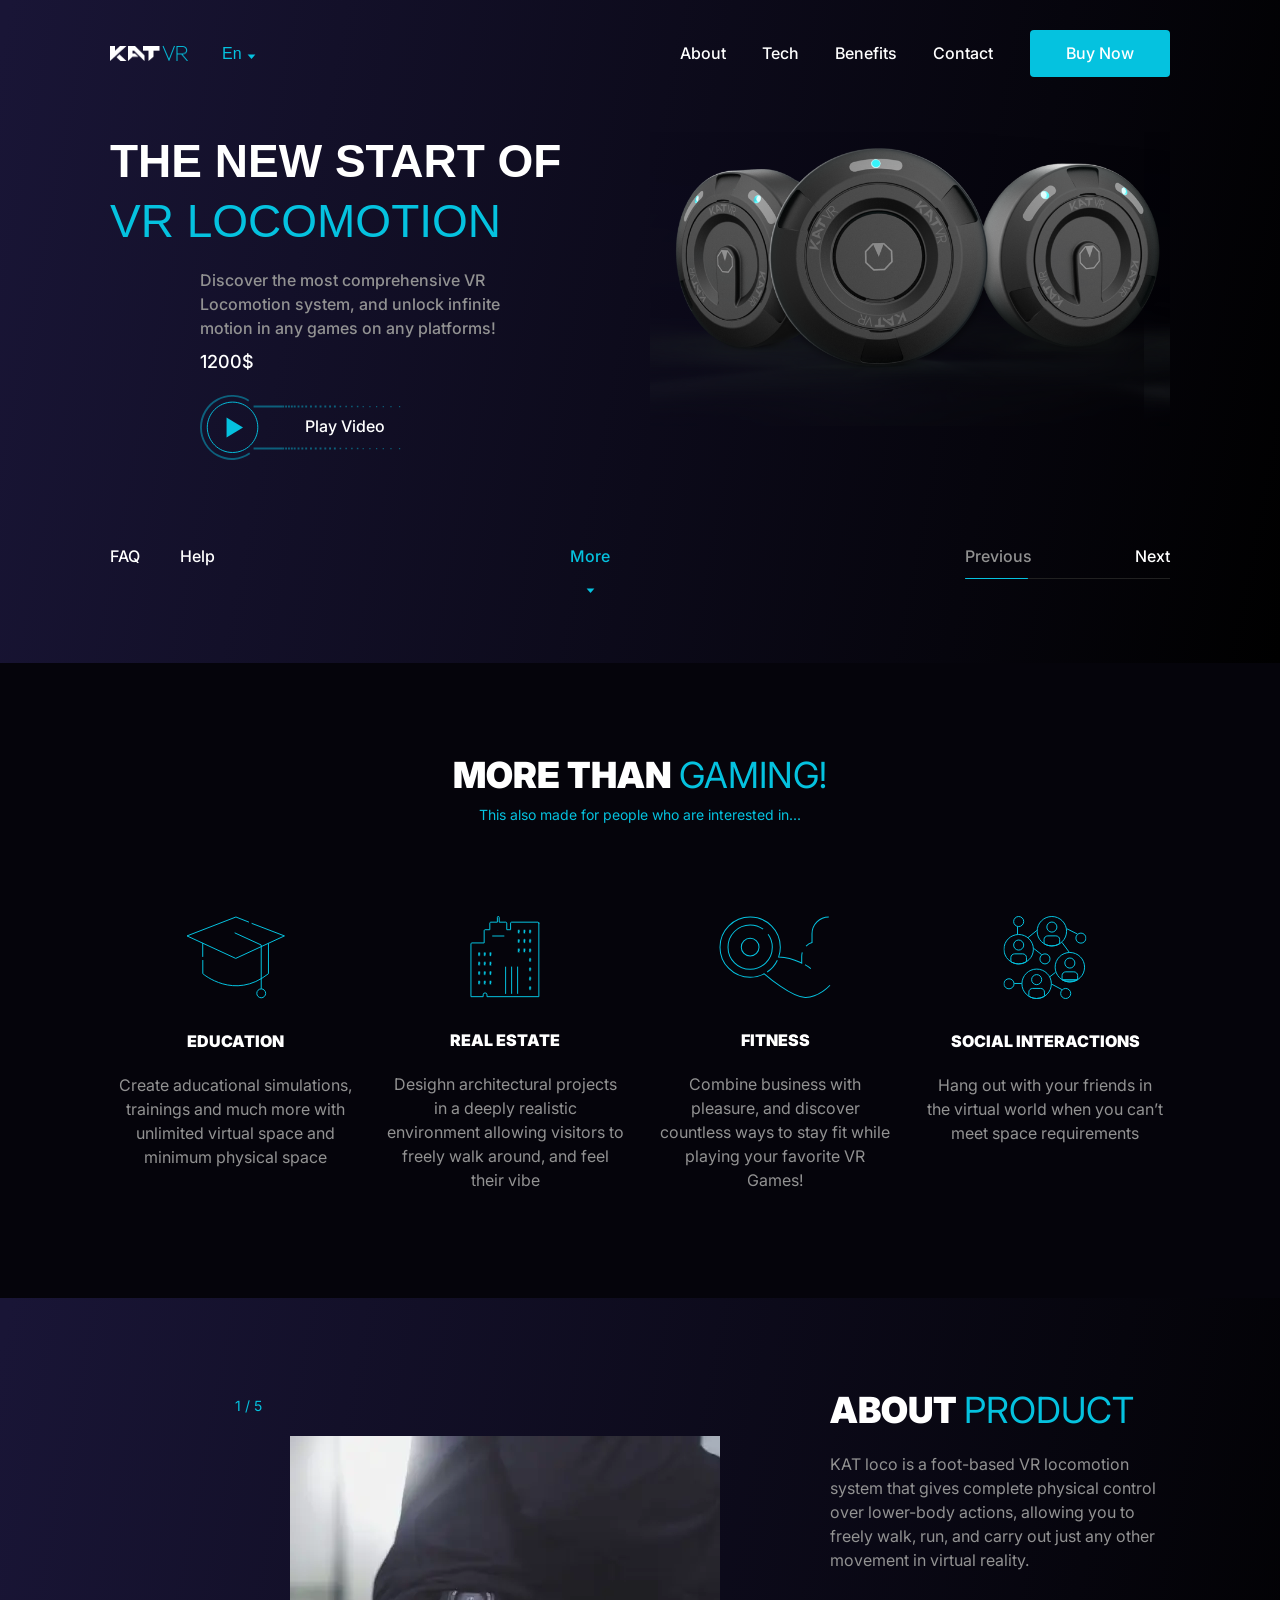
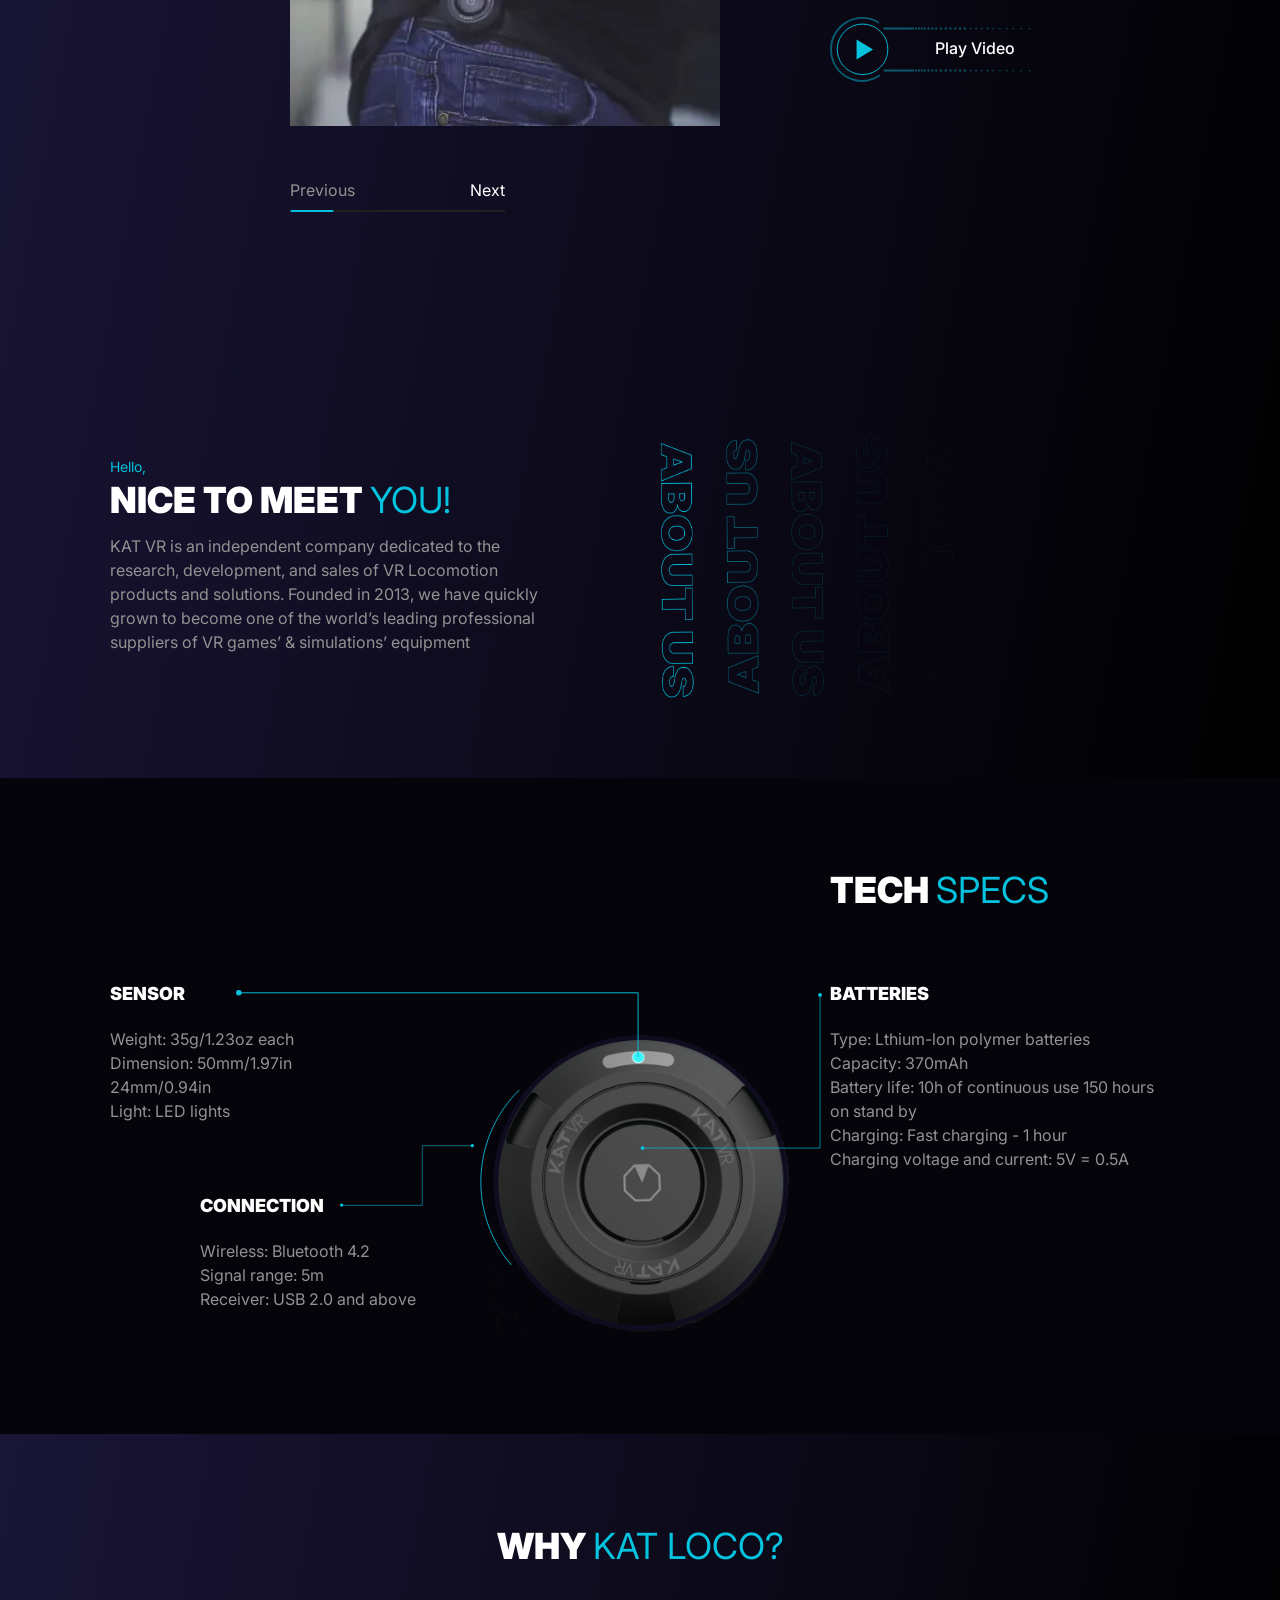
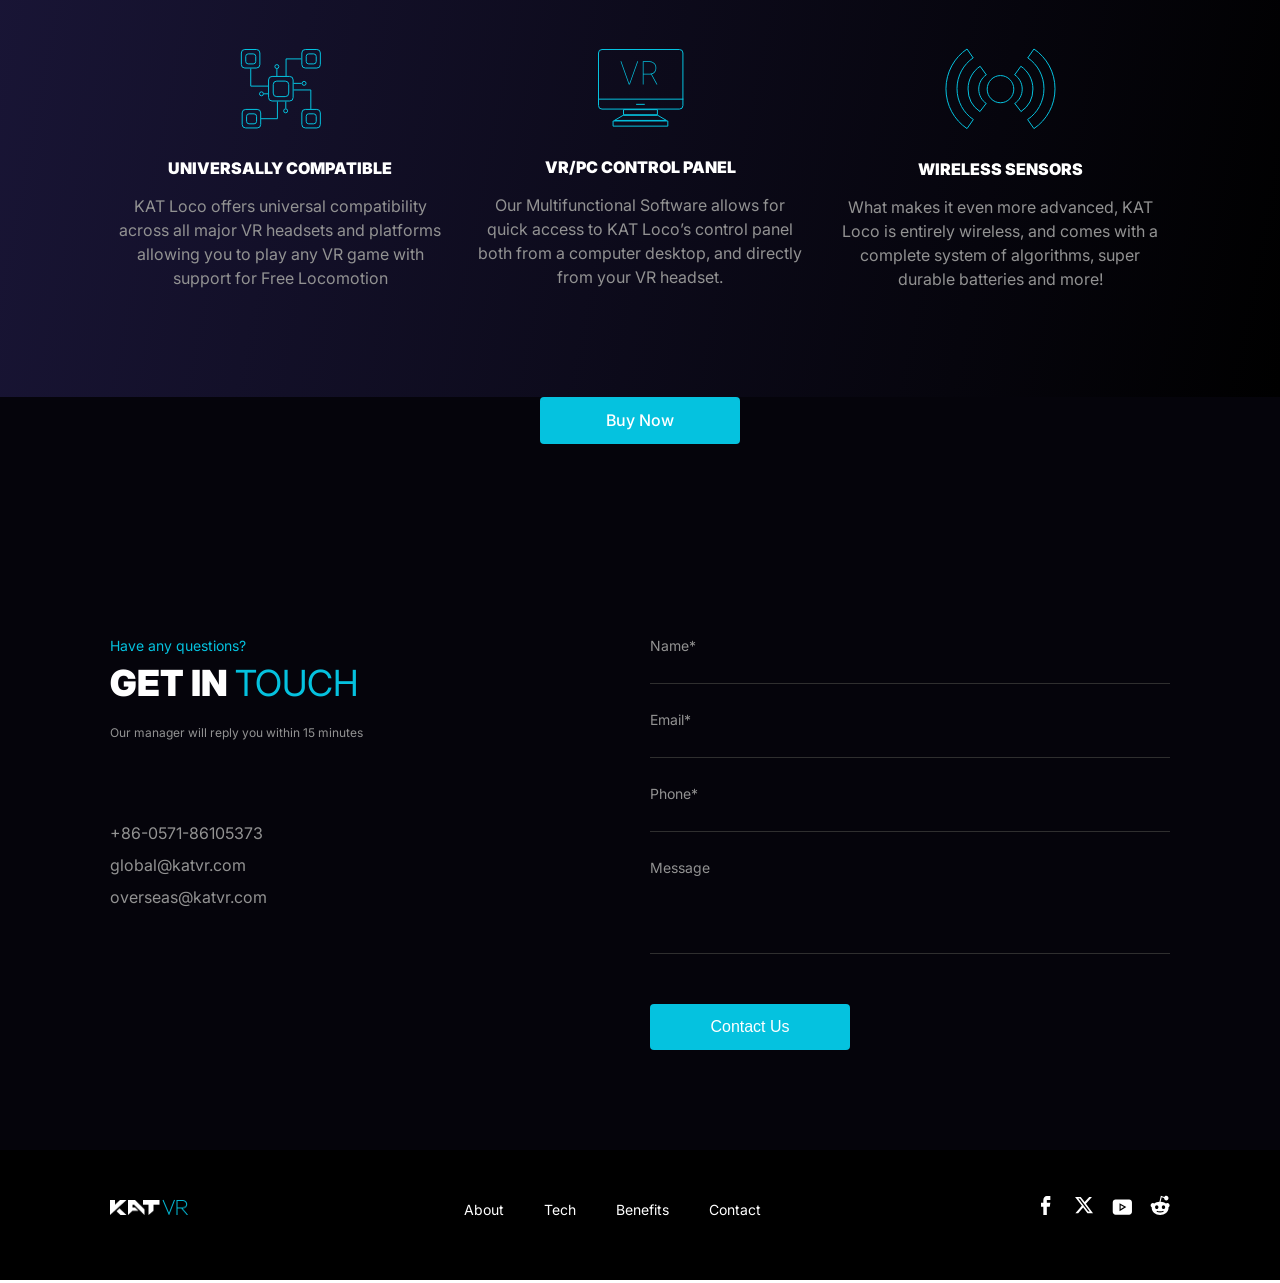
<file: index.html>
<!doctype html><html class="page" lang="en"><head><meta charset="utf-8"><meta name="viewport" content="width=device-width, initial-scale=1.0"><title>KATVR</title><link rel="icon" href="favicon.1daff6af.svg" type="image/x-icon"><link rel="preconnect" href="https://fonts.googleapis.com"><link rel="preconnect" href="https://fonts.gstatic.com" crossorigin><link href="https://fonts.googleapis.com/css2?family=Inter:opsz,wght@14..32,100..900&display=swap" rel="stylesheet"><link rel="stylesheet" href="index.322f868b.css"><link rel="stylesheet" href="index.fe1c4aa4.css"><script src="index.a3acc26b.js" type="module" defer></script><script src="index.9e8951d7.js" defer nomodule></script></head><body class="page__body"> <header class="header"> <div class="container"> <div class="header__content"> <div class="header__top top-bar"> <a href="#" class="logo" aria-label="Logo"> <img class="logo__img" src="logo-katvr.ad5f546d.png" alt="logo"> </a> <div class="lang top-bar__lang"> <button type="button" class="lang__button">En</button> <ul class="dropdown lang__list"> <li class="dropdown__item lang__item lang__item--active" data-lang="En">En</li> <li class="dropdown__item lang__item" data-lang="Ar">Ar</li> <li class="dropdown__item lang__item" data-lang="ChS">ChS</li> <li class="dropdown__item lang__item" data-lang="ChT">ChT</li> <li class="dropdown__item lang__item" data-lang="Fr">Fr</li> <li class="dropdown__item lang__item" data-lang="De">De</li> <li class="dropdown__item lang__item" data-lang="It">It</li> <li class="dropdown__item lang__item" data-lang="Pl">Pl</li> <li class="dropdown__item lang__item" data-lang="Uk">Uk</li> </ul> </div> <nav class="top-bar__nav"> <ul class="top-bar__list"> <li> <a href="#about" class="top-bar__link" aria-label="To about section"> About </a> </li> <li> <a href="#tech" class="top-bar__link" aria-label="To tech section"> Tech </a> </li> <li> <a href="#benefits" class="top-bar__link" aria-label="To benefits section"> Benefits </a> </li> <li> <a href="#contact" class="top-bar__link" aria-label="To contact section"> Contact </a> </li> </ul> </nav> <a href="#menu" class="top-bar__icon top-bar__icon--burger" aria-label="Open menu"></a> <a href="#order" class="button top-bar__button" aria-label="To make order"> Buy Now </a> </div> <div class="header__container"> <div class="header__slider swiper"> <div class="swiper-wrapper"> <div class="swiper-slide"> <img class="header__image" src="header.8a7e761b.png" alt="VR system"> </div> <div class="swiper-slide"> <img class="header__image" src="header.8a7e761b.png" alt="VR system"> </div> <div class="swiper-slide"> <img class="header__image" src="header.8a7e761b.png" alt="VR system"> </div> </div> </div> <h1 class="header__title"> THE NEW START OF <br> <span class="accent-title">VR LOCOMOTION</span> </h1> <div class="header__info"> <p class="header__description"> Discover the most comprehensive VR Locomotion system, and unlock infinite motion in any games on any platforms! </p> <p class="header__price">1200$</p> <a href="#video" class="header__play-video play-video" aria-label="Open video"> Play Video </a> </div> </div> <div class="header__bottom"> <div class="header__qa"> <a class="header__link" href="#faq" aria-label="To FAQ section"> FAQ </a> <a class="header__link" href="#help" aria-label="To help section"> Help </a> </div> <a class="header__more more-link" href="#more" aria-label="To more section"> More </a> <div class="header__navigation"> <div class="header__switch-photo"> <div class="swiper-button-prev-header">Previous</div> <div class="swiper-button-next-header">Next</div> </div> <div class="header__scrollbar swiper-scrollbar-header"></div> </div> </div> </div> </div> </header> <aside class="video"> <div class="video__content"> <div class="video__close"></div> <iframe id="video" class="video__iframe" src="https://www.youtube.com/embed/A3NwsyZB0O8"></iframe> </div> </aside> <aside class="menu page__aside page__menu" id="menu"> <div class="container"> <div class="menu__content"> <a href="#" class="menu__icon" aria-label="Close menu"></a> <nav class="menu__nav"> <ul class="menu__list"> <li class="menu__item"> <a class="menu__link" href="#about" aria-label="To about section"> About </a> </li> <li> <a class="menu__link" href="#tech" aria-label="To tech section"> Tech </a> </li> <li> <a class="menu__link" href="#benefits" aria-label="To benefits section"> Benefits </a> </li> <li> <a class="menu__link" href="#contact" aria-label="To contact section"> Contact </a> </li> <li> <a class="menu__link" href="#language" aria-label="To language section"> Language </a> </li> <li> <a class="menu__link" href="#faq" aria-label="To FAQ section"> FAQ </a> </li> <li> <a class="menu__link" href="#help" aria-label="To help section"> Help </a> </li> </ul> </nav> </div> </div> </aside> <aside class="language page__aside page__language" id="language"> <div class="container"> <div class="language__content"> <a href="#menu" class="language__icon" aria-label="Open menu"></a> <nav class="language__nav"> <ul class="language__list"> <li class="language__item language__item--active" data-lang="En"> <a href="#" class="language__link language__link--active" aria-label="Choose English"> English </a> </li> <li class="language__item" data-lang="Ar"> <a href="#" class="language__link" aria-label="Choose Arabic"> Arabic </a> </li> <li class="language__item" data-lang="ChS"> <a href="#" class="language__link" aria-label="Choose Chinese (Simplified)"> Chinese (Simplified) </a> </li> <li class="language__item" data-lang="ChT"> <a href="#" class="language__link" aria-label="Choose Chinese (Traditional)"> Chinese (Traditional) </a> </li> <li class="language__item" data-lang="Fr"> <a href="#" class="language__link" aria-label="Choose French"> French </a> </li> <li class="language__item" data-lang="De"> <a href="#" class="language__link" aria-label="Choose German"> German </a> </li> <li class="language__item" data-lang="It"> <a href="#" class="language__link" aria-label="Choose Italian"> Italian </a> </li> <li class="language__item" data-lang="Pl"> <a href="#" class="language__link" aria-label="Choose Polish"> Polish </a> </li> <li class="language__item" data-lang="Uk"> <a href="#" class="language__link" aria-label="Choose Ukrainian"> Ukrainian </a> </li> </ul> </nav> </div> </div> </aside> <aside class="help page__aside page__help" id="help"> <div class="help__wrapper"> <div class="container"> <div class="help__content"> <a href="#" class="help__icon" aria-label="Close help"></a> <h2 class="help__title"> HOW CAN WE <span class="accent-title">HELP</span> YOU? </h2> <div class="help__description"> <p> Welcome to our help center. Our goal is to make the process of getting acquainted and purchase as easy and pleasant as possible. Need help with your KAT VR loco product? Many product questions can be resolved by reviewing our Product Support <a href="#faq" class="help__link" aria-label="To FAQ section"> FAQs </a> . </p> <p> Please also feel free to <a href="#contact" class="help__link" aria-label="To contact section"> Contact Us </a> directly should you need anything further. We’re happy to help. </p> </div> <div class="help__bottom"> <nav class="help__nav"> <ul class="help__list"> <a href="#" class="help__link" aria-label="To main page"> Instruction manual </a> <a href="#" class="help__link" aria-label="To main page"> Where to go for a warranty </a> <a href="#" class="help__link" aria-label="To main page"> Service Policy </a> </ul> </nav> <div class="help__contacts"> <a href="tel:+86057186105373" class="help__contact" aria-label="Phone to +86057186105373"> +86-0571-86105373 </a> <a href="mailto:global@katvr.com" class="help__contact" aria-label="Mail to global@katvr.com"> global@katvr.com </a> <a href="mailto:overseas@katvr.com" class="help__contact" aria-label="Mail to overseas@katvr.com"> overseas@katvr.com </a> </div> </div> </div> </div> </div> </aside> <aside class="faq page__aside page__faq" id="faq"> <div class="faq__wrapper"> <div class="container"> <div class="faq__content"> <a href="#" class="faq__icon" aria-label="Close FAQ"></a> <h2 class="faq__title"> FREQUENTLY ASKED <br> <span class="accent-title">QUESTIONS</span> </h2> <div class="faq__questions"> <div class="faq__question"> <h3 class="faq__subtitle"> What makes KAT loco different from other systems? </h3> <div class="faq__info"> <p class="faq__answer"> Despite being approached from many different angles, all traditional VR Locomotion systems including roomscale, teleportation, and free locomotion failed to provide an optimal solution capable of integrating high immersion with convenience. KAT loco does all of that without repeating their flaws. Our system offers a complete and versatile solution for an affordable price what makes it a perfect choice for home-use. It is also 100% user friendly, wireless, universally compatible, and more! It even offers decoupled head and body directions! </p> <p class="faq__update"> Last updated: Wed, June 12 2019 7:07 PM UTC +03:00 </p> </div> </div> <div class="faq__question"> <h3 class="faq__subtitle"> Will it decrease my motion sickness? </h3> <div class="faq__info"> <p class="faq__answer"> Despite being approached from many different angles, all traditional VR Locomotion systems including roomscale, teleportation, and free locomotion failed to provide an optimal solution capable of integrating high immersion with convenience. KAT loco does all of that without repeating their flaws. Our system offers a complete and versatile solution for an affordable price what makes it a perfect choice for home-use. It is also 100% user friendly, wireless, universally compatible, and more! It even offers decoupled head and body directions! </p> <p class="faq__update"> Last updated: Wed, June 12 2019 7:07 PM UTC +03:00 </p> </div> </div> <div class="faq__question"> <h3 class="faq__subtitle"> Which VR headsets is it compatible with? </h3> <div class="faq__info"> <p class="faq__answer"> Despite being approached from many different angles, all traditional VR Locomotion systems including roomscale, teleportation, and free locomotion failed to provide an optimal solution capable of integrating high immersion with convenience. KAT loco does all of that without repeating their flaws. Our system offers a complete and versatile solution for an affordable price what makes it a perfect choice for home-use. It is also 100% user friendly, wireless, universally compatible, and more! It even offers decoupled head and body directions! </p> <p class="faq__update"> Last updated: Wed, June 12 2019 7:07 PM UTC +03:00 </p> </div> </div> <div class="faq__question"> <h3 class="faq__subtitle"> Is it compatible with Oculus Quest? </h3> <div class="faq__info"> <p class="faq__answer"> Despite being approached from many different angles, all traditional VR Locomotion systems including roomscale, teleportation, and free locomotion failed to provide an optimal solution capable of integrating high immersion with convenience. KAT loco does all of that without repeating their flaws. Our system offers a complete and versatile solution for an affordable price what makes it a perfect choice for home-use. It is also 100% user friendly, wireless, universally compatible, and more! It even offers decoupled head and body directions! </p> <p class="faq__update"> Last updated: Wed, June 12 2019 7:07 PM UTC +03:00 </p> </div> </div> </div> <a class="faq__more more-link" href="#more" aria-label="To more section"> More </a> </div> </div> </div> </aside> <aside class="order page__aside page__order" id="order"> <div class="container"> <div class="order__content"> <div class="order__top top-bar"> <a href="#" class="logo order__logo" aria-label="To main page"> <img class="logo__img" src="logo-katvr.ad5f546d.png" alt="logo"> </a> <a href="#" class="order__icon top-bar__icon top-bar__icon--close" aria-label="Close order"></a> </div> <div class="order__stages"> <ul class="order__list"> <li class="order__item order__item--active order__item--place-order"> Place Order </li> <li class="order__item">Pay</li> <li class="order__item">Complete</li> </ul> </div> <img class="order__image" src="header.8a7e761b.png" alt="VR system"> <div class="order__info"> <div class="order__quantity"> <p>Quantity</p> <div class="count order__select"> <p class="count__select order__count select">1</p> <ul class="count__list dropdown order__dropdown"> <li class="count__item count__item--active dropdown__item"> 1 </li> <li class="count__item dropdown__item">2</li> <li class="count__item dropdown__item">3</li> <li class="count__item dropdown__item">4</li> </ul> </div> </div> <div class="order__price"> <p>Price</p> <p class="order__amount">1200$</p> </div> </div> <form action="#" method="post" novalidate class="form order__form order__form--active"> <div class="form__field order__field"> <label class="form__label" for="firstName"> First Name* </label> <input type="text" class="form__input order__input" id="firstName" name="firstName" required> </div> <div class="form__field order__field"> <label class="form__label" for="lastName"> Last Name* </label> <input type="text" class="form__input order__input" id="lastName" name="lastName" required> </div> <div class="form__field order__field"> <label class="form__label" for="email"> Email* </label> <input type="email" class="form__input order__input" id="email" name="email" required> </div> <div class="form__field order__field"> <label class="form__label" for="phone"> Phone Number* </label> <input type="tel" class="form__input order__input" id="phone" name="phone" required> </div> <div class="form__field order__field"> <label class="form__label" for="country"> Country* </label> <div class="countries form__select"> <p class="countries__select form__select-input select"> Ukraine </p> <ul class="countries__list dropdown form__dropdown"> <li class="countries__item countries__item--active dropdown__item"> Ukraine </li> <li class="countries__item dropdown__item">France</li> <li class="countries__item dropdown__item">Spain</li> <li class="countries__item dropdown__item">United States</li> <li class="countries__item dropdown__item">China</li> <li class="countries__item dropdown__item">Italy</li> <li class="countries__item dropdown__item">Turkey</li> </ul> </div> </div> <div class="form__field order__field"> <label class="form__label" for="city"> City* </label> <div class="form__select"> <p class="cities__select form__select-input select">Lviv</p> <ul class="cities__list dropdown form__dropdown"> <li class="cities__item cities__item--active dropdown__item"> Lviv </li> <li class="cities__item dropdown__item">Kyiv</li> <li class="cities__item dropdown__item">Zaporizhia</li> <li class="cities__item dropdown__item">Kharkiv</li> <li class="cities__item dropdown__item">Odesa</li> <li class="cities__item dropdown__item">Dnipro</li> <li class="cities__item dropdown__item">Donetsk</li> <li class="cities__item dropdown__item">Mykolaiv</li> </ul> </div> </div> <div class="form__field order__field"> <label class="form__label" for="shippingAdress"> Shipping Adress* </label> <input type="text" class="form__input order__input" id="shippingAdress" name="shippingAdress" required> </div> <div class="form__field order__field"> <label class="form__label" for="shippingAdress2"> Shipping Adress 2 </label> <input type="text" class="form__input order__input" id="shippingAdress2" name="shippingAdress2"> </div> <button class="button form__button order__button" type="submit"> Purchase </button> </form> <form action="#" method="post" novalidate class="form order__pay pay"> <div class="form__field"> <label class="form__label" for="cardNumber"> Card Number* </label> <div class="pay__card"> <input type="text" class="form__input pay__input" id="cardNumber" name="cardNumber" placeholder="0000 0000 0000 0000" minlength="16" maxlength="19" required> <img class="pay__visa" src="visa.1969b9d4.png" alt="visa"> </div> </div> <div class="form__field"> <label class="form__label" for="cardHolderName"> Card Holder Name* </label> <input type="text" class="form__input pay__input" id="cardHolderName" name="cardHolderName" required> </div> <div class="pay__wrapper"> <div class="form__field"> <label class="form__label" for="expirationDate"> Expiration Date* </label> <input type="text" class="form__input pay__input" id="expirationDate" name="expirationDate" placeholder="MM/YY" minlength="5" maxlength="5" required> </div> <div class="form__field"> <label class="form__label" for="cvv"> CVV* </label> <input type="text" class="form__input pay__input" id="cvv" name="cvv" placeholder="000" minlength="3" maxlength="3" required> </div> </div> <button class="button form__button pay__button" type="submit"> Purchase </button> </form> <div class="complete order__complete"> <h2 class="complete__title"> Thank you for <span class="accent-title">your</span> order! </h2> <p class="complete__text"> Your order has been placed and is being processed. You will recive an email with the order details </p> <a href="#" class="button complete__button" aria-label="To main page"> Back to homepage </a> </div> </div> </div> </aside> <main class="main"> <div class="main__wrapper"> <section class="more" id="more"> <div class="container"> <div class="more__content"> <h2 class="more__title section-title"> MORE THAN <span class="accent-title">GAMING!</span> </h2> <p class="more__text"> This also made for people who are interested in... </p> <div class="more__container"> <article class="more__interest"> <img src="more1.61bb0315.svg" alt="education" class="more__image"> <h3 class="more__subtitle">EDUCATION</h3> <p class="more__description"> Create aducational simulations, trainings and much more with unlimited virtual space and minimum physical space </p> </article> <article class="more__interest"> <img src="more2.7d9ab87a.svg" alt="estate" class="more__image"> <h3 class="more__subtitle">REAL ESTATE</h3> <p class="more__description"> Desighn architectural projects in a deeply realistic environment allowing visitors to freely walk around, and feel their vibe </p> </article> <article class="more__interest"> <img src="more3.90fd13fb.svg" alt="fitness" class="more__image"> <h3 class="more__subtitle">FITNESS</h3> <p class="more__description"> Combine business with pleasure, and discover countless ways to stay fit while playing your favorite VR Games! </p> </article> <article class="more__interest"> <img src="more4.c33bd2aa.svg" alt="social" class="more__image"> <h3 class="more__subtitle">SOCIAL INTERACTIONS</h3> <p class="more__description"> Hang out with your friends in the virtual world when you can’t meet space requirements </p> </article> </div> </div> </div> </section> <section class="about" id="about"> <div class="container"> <div class="about__container"> <h2 class="about__title about__title--before section-title"> ABOUT <span class="accent-title">PRODUCT</span> </h2> <div class="about__slider"> <div class="swiper-pagination swiper-pagination--fraction"></div> <div class="slider swiper"> <div class="swiper-wrapper"> <div class="swiper-slide"> <div class="slider__img"> <img class="about__img" src="about1.98619226.webp" alt="image in slider"> </div> </div> <div class="swiper-slide"> <div class="slider__img"> <img class="about__img" src="about2.1faf12e0.webp" alt="image in slider"> </div> </div> <div class="swiper-slide"> <div class="slider__img"> <img class="about__img" src="about3.cb81aa47.webp" alt="image in slider"> </div> </div> <div class="swiper-slide"> <div class="slider__img"> <img class="about__img" src="about1.98619226.webp" alt="image in slider"> </div> </div> <div class="swiper-slide"> <div class="slider__img"> <img class="about__img" src="about4.3a4d7034.webp" alt="image in slider"> </div> </div> ... </div> <div class="about__boolets swiper-pagination"></div> </div> <div class="about__navigation"> <div class="swiper-button-prev-out">Previous</div> <div class="swiper-button-next-out">Next</div> </div> <div class="about__scrollbar swiper-scrollbar"></div> </div> <div class="about__main"> <h2 class="about__title about__title--after section-title"> ABOUT <span class="accent-title">PRODUCT</span> </h2> <p class="about__text"> KAT loco is a foot-based VR locomotion system that gives complete physical control over lower-body actions, allowing you to freely walk, run, and carry out just any other movement in virtual reality. </p> <a href="#video" class="about__play-video play-video" aria-label="Open video"> Play Video </a> </div> <div class="about__additional"> <p class="about__hello">Hello,</p> <h3 class="about__subtitle section-title"> NICE TO MEET <span class="accent-title">YOU!</span> </h3> <p class="about__text"> KAT VR is an independent company dedicated to the research, development, and sales of VR Locomotion products and solutions. Founded in 2013, we have quickly grown to become one of the world’s leading professional suppliers of VR games’ & simulations’ equipment </p> </div> <div class="about__picture-style"></div> </div> </div> </section> <section class="tech" id="tech"> <div class="container"> <div class="tech__content"> <h2 class="section-title tech__title"> TECH <span class="accent-title">SPECS</span> </h2> <div class="sensor tech__details tech__details--1"> <h3 class="tech__subtitle">SENSOR</h3> <p class="tech__text"> Weight: 35g/1.23oz each <br> Dimension: 50mm/1.97in <br> 24mm/0.94in <br> Light: LED lights </p> </div> <div class="tech__container"> <div class="tech__semiline"></div> <div class="tech__specs"> <div class="tech__circle tech__circle--1"></div> <div class="tech__line tech__line--1"></div> </div> <div class="tech__specs"> <div class="tech__circle tech__circle--2"></div> <div class="tech__line tech__line--2"></div> </div> <div class="tech__specs"> <div class="tech__circle tech__circle--3"></div> <div class="tech__line tech__line--3"></div> </div> </div> <div class="tech__details tech__details--2"> <h3 class="tech__subtitle">BATTERIES</h3> <p class="tech__text"> Type: Lthium-lon polymer batteries <br> Capacity: 370mAh <br> Battery life: 10h of continuous use 150 hours on stand by <br> Charging: Fast charging - 1 hour <br> Charging voltage and current: 5V = 0.5A </p> </div> <div class="tech__details tech__details--3"> <h3 class="tech__subtitle">CONNECTION</h3> <p class="tech__text"> Wireless: Bluetooth 4.2 <br> Signal range: 5m <br> Receiver: USB 2.0 and above </p> </div> </div> </div> </section> <section class="benefits" id="benefits"> <div class="container"> <div class="benefits__content"> <h2 class="benefits__title section-title"> WHY <span class="accent-title">KAT LOCO?</span> </h2> <div class="benefits__container"> <article class="benefits__benefit"> <img src="benefits1.61fe55a5.svg" alt="UNIVERSALLY COMPATIBLE" class="benefits__image"> <div class="benefits__description"> <h3 class="benefits__subtitle">UNIVERSALLY COMPATIBLE</h3> <p class="benefits__text"> KAT Loco offers universal compatibility across all major VR headsets and platforms allowing you to play any VR game with support for Free Locomotion </p> </div> </article> <article class="benefits__benefit"> <img src="benefits2.0e7f3132.svg" alt="VR/PC CONTROL PANEL" class="benefits__image"> <div class="benefits__description"> <h3 class="benefits__subtitle">VR/PC CONTROL PANEL</h3> <p class="benefits__text"> Our Multifunctional Software allows for quick access to KAT Loco’s control panel both from a computer desktop, and directly from your VR headset. </p> </div> </article> <article class="benefits__benefit"> <img src="benefits3.1bb46e1a.svg" alt="WIRELESS SENSORS" class="benefits__image"> <div class="benefits__description"> <h3 class="benefits__subtitle">WIRELESS SENSORS</h3> <p class="benefits__text"> What makes it even more advanced, KAT Loco is entirely wireless, and comes with a complete system of algorithms, super durable batteries and more! </p> </div> </article> </div> </div> </div> </section> <a href="#order" class="button main__button" aria-label="Open order"> Buy Now </a> </div> <section class="contact" id="contact"> <div class="container"> <div class="contact__container"> <div class="contact__title"> <p class="contact__subtitle">Have any questions?</p> <h2 class="section-title"> GET IN <span class="accent-title">TOUCH</span> </h2> </div> <form action="#" method="post" novalidate class="contact__form form"> <div class="form__field"> <label class="form__label" for="contact-name"> Name* </label> <input type="text" class="contact__input form__input" id="contact-name" name="name" required> </div> <div class="form__field"> <label class="form__label" for="contact-email"> Email* </label> <input type="email" class="contact__input form__input" id="contact-email" name="email" required> </div> <div class="form__field"> <label class="form__label" for="contact-phone"> Phone* </label> <input type="tel" class="contact__input form__input" id="contact-phone" name="phone" required> </div> <div class="form__field"> <label class="form__label" for="message"> Message </label> <textarea class="form__input" name="message" id="message" cols="30" rows="3"></textarea> </div> <button class="button contact__button form__button" type="submit"> Contact Us </button> </form> <p class="contact__text"> Our manager will reply you within 15 minutes </p> <div class="contact__contacts"> <a href="tel:+86057186105373" class="contact__link" aria-label="Phone to +86057186105373"> +86-0571-86105373 </a> <a href="mailto:global@katvr.com" class="contact__link" aria-label="Mail to global@katvr.com"> global@katvr.com </a> <a href="mailto:overseas@katvr.com" class="contact__link" aria-label="Mail to overseas@katvr.com"> overseas@katvr.com </a> </div> </div> </div> </section> <a href="#" class="scroll-up" aria-label="To top"></a> </main> <footer class="footer"> <div class="container"> <div class="footer__content"> <a href="#" class="footer__logo logo" aria-label="To top"> <img class="logo__img" src="logo-katvr.ad5f546d.png" alt="logo"> </a> <nav class="footer__nav"> <ul class="footer__list"> <li> <a href="#about" class="footer__link" aria-label="To about section"> About </a> </li> <li> <a href="#tech" class="footer__link" aria-label="To tech section"> Tech </a> </li> <li> <a href="#benefits" class="footer__link" aria-label="To benefits section"> Benefits </a> </li> <li> <a href="#contact" class="footer__link" aria-label="To contact section"> Contact </a> </li> </ul> </nav> <div class="footer__contacts"> <a href="tel:+86057186105373" class="footer__contact" aria-label="Phone to +86057186105373"> +86-0571-86105373 </a> <a href="mailto:global@katvr.com" class="footer__contact" aria-label="Mail to global@katvr.com"> global@katvr.com </a> <a href="mailto:overseas@katvr.com" class="footer__contact" aria-label="Mail to overseas@katvr.com"> overseas@katvr.com </a> </div> <div class="footer__social-medias"> <a href="https://www.facebook.com/KATVR.Technology/" class="footer__icon footer__icon--facebook" target="_blank" aria-label="Open facebook page"></a> <a href="https://x.com/katvrwalk" class="footer__icon footer__icon--x" target="_blank" aria-label="Open X page"></a> <a href="https://www.youtube.com/c/KATVR" class="footer__icon footer__icon--youtube" target="_blank" aria-label="Open youtube page"></a> <a href="https://www.reddit.com/r/KATVR/" class="footer__icon footer__icon--reddit" target="_blank" aria-label="Open reddit page"></a> </div> </div> </div> </footer> </body></html>
</file>
<file: index.322f868b.css>
h1{font-family:Roboto,sans-serif;font-weight:400}@font-face{font-family:Roboto,Arial,Helvetica,sans-serif;src:url(FontFont_FF.Mark.Pro.9b0d5f6c.otf)format("otf");font-weight:400;font-style:normal}*{box-sizing:border-box}body,p,ul,h1,h2,h3{margin:0;padding:0}.page{color:#929292;scroll-behavior:smooth;min-width:320px;font-family:Inter,serif;font-size:16px;line-height:150%}.page:has(.page__menu:target){overflow:hidden}.page:has(.page__help:target){overflow:hidden}.page:has(.page__faq:target){overflow:hidden}.page:has(.page__order:target){overflow:hidden}.page:has(.page__language:target){overflow:hidden}.page__aside{background-color:rgba(0,0,0,.7);height:100%;transition:transform .3s;position:fixed;top:0;left:0;right:0;overflow:hidden;transform:translateY(-100%)}.page__aside:target{transform:translateY(0)}.swiper{--swiper-navigation-color:#fff;width:100%;height:auto}.swiper-slide{text-align:center;-ms-flex-pack:center;justify-content:center;-ms-flex-align:center;align-items:center;display:-ms-flexbox;display:flex}.swiper-slide img{width:100%;height:100%;display:block}.swiper-scrollbar-drag{--swiper-scrollbar-drag-bg-color:#05c2df}.header{background:linear-gradient(100.83deg,#191536 .67%,#000 100%)}.header__content{padding-bottom:46px}@media (min-width:1280px){.header__content{padding-bottom:84px}}@media (min-width:1440px){.header__content{padding-bottom:107px}}@media (min-width:640px){.header__top{margin-bottom:25px}.header__container{--columns:2;grid-template-columns:repeat(var(--columns),1fr);grid-template-rows:auto;column-gap:20px;display:grid}}@media (min-width:640px) and (min-width:640px){.header__container{--columns:6}}@media (min-width:640px) and (min-width:1280px){.header__container{--columns:12}}@media (min-width:640px) and (min-width:1440px){.header__container{--columns:16}}@media (min-width:1280px){.header__container{margin-bottom:84px}}.header__slider{padding-top:10px;padding-bottom:10px;display:-ms-flexbox;display:flex}@media (min-width:640px){.header__slider{-ms-flex-order:1;order:1;grid-area:span 2/4/auto/-1;display:-ms-flexbox;display:flex;overflow:hidden}}@media (min-width:1280px){.header__slider{grid-column:7/-1}}.header__image{object-fit:contain;width:100%;display:block;transform:scale(1.1)}.header__title{color:#fff;margin-bottom:17px;font-size:26px;font-weight:900;line-height:130%}@media (min-width:640px){.header__title{-ms-flex-order:0;order:0;grid-column:1/4}}@media (min-width:1280px){.header__title{grid-column:1/7;font-size:46px}}@media (min-width:640px){.header__info{-ms-flex-order:2;order:2;grid-column:1/4}}@media (min-width:1280px){.header__info{grid-column:2/6}}.header__description{margin-bottom:8px;font-weight:500}@media (min-width:640px){.header__description{margin-bottom:10px}}.header__price{text-align:center;color:#fff;margin-bottom:16px;font-size:18px;font-weight:500}@media (min-width:640px){.header__price{margin-bottom:24px}}@media (min-width:1280px){.header__price{text-align:left;margin-bottom:20px}}.header__bottom{color:#fff;font-weight:500;display:none}@media (min-width:1280px){.header__bottom{-ms-flex-pack:justify;justify-content:space-between;display:-ms-flexbox;display:flex}}.header__qa{gap:40px;display:-ms-flexbox;display:flex}.header__link{color:inherit;text-decoration:none;transition:color .3s}.header__link:hover{color:#05c2df}.header__navigation{-ms-flex-direction:column;flex-direction:column;gap:10px;display:-ms-flexbox;display:flex}.header__switch-photo{gap:103px;display:-ms-flexbox;display:flex;position:relative}.header__scrollbar{height:1px}.header .swiper-button-next-header,.header .swiper-button-prev-header{color:#fff;cursor:pointer}.header .swiper-button-disabled{color:#929292;cursor:no-drop}.header .swiper-scrollbar-header{--swiper-scrollbar-size:2px;--swiper-scrollbar-bottom:0;background-color:#212121}.container{padding-left:20px;padding-right:20px}@media (min-width:640px){.container{padding-left:34px;padding-right:34px}}@media (min-width:1280px){.container{padding-left:110px;padding-right:110px}}@media (min-width:1440px){.container{max-width:1920px;margin-left:auto;margin-right:auto;padding-left:234px;padding-right:234px}}.logo{width:fit-content;display:-ms-flexbox;display:flex}.logo__img{width:68px;height:14px;transition:transform .3s}.logo__img:hover{transform:scale(1.2)}@media (min-width:1280px){.logo__img{width:78px;height:16px}}.more-link{color:#05c2df;text-decoration:none;transition:color .3s;position:relative}.more-link:hover{color:#fff}.more-link:after{content:"";background-image:url(polygon-accent.09ac9dd7.svg);background-position:50%;background-repeat:no-repeat;width:100%;height:6px;display:block;position:absolute;bottom:-14px}.more-link:hover:after{background-image:url(polygon-white.03784d82.svg)}.form{-ms-flex-direction:column;flex-direction:column;grid-column:1/-1;gap:24px;display:-ms-flexbox;display:flex}.form__label{font-size:14px}.form__label--error{color:#860404}.form__field{-ms-flex-direction:column;flex-direction:column;display:-ms-flexbox;display:flex}.form__field:focus-within .form__label{color:#05c2df}.form__input{color:#fff;background-color:inherit;caret-color:#05c2df;resize:none;border:none;border-bottom:1px solid #2f2f2f;outline:none;width:100%;font-size:18px}@media (min-width:640px){.form__input{font-size:20px}}.form__input:focus{border-bottom:1px solid #05c2df}.form__input--error{border-bottom:1px solid #860404}.form__select{position:relative}.form__select-input{padding-top:13px;padding-bottom:13px;padding-left:24px}.form__dropdown{z-index:4;width:100%;position:absolute;top:56px}.form__button{cursor:pointer;border:none}input:-webkit-autofill{-webkit-text-fill-color:#fff;-webkit-box-shadow:none;background-color:inherit;--lightningcss-light: ;--lightningcss-dark:initial;--lightningcss-light: ;--lightningcss-dark:initial;color-scheme:dark;border:none;border-bottom:1px solid #2f2f2f;transition:background-color 5000s ease-in-out}input:-webkit-autofill:hover{-webkit-text-fill-color:#fff;-webkit-box-shadow:none;background-color:inherit;--lightningcss-light: ;--lightningcss-dark:initial;--lightningcss-light: ;--lightningcss-dark:initial;color-scheme:dark;border:none;border-bottom:1px solid #2f2f2f;transition:background-color 5000s ease-in-out}input:-webkit-autofill:focus{-webkit-text-fill-color:#fff;-webkit-box-shadow:none;background-color:inherit;--lightningcss-light: ;--lightningcss-dark:initial;--lightningcss-light: ;--lightningcss-dark:initial;color-scheme:dark;border:none;border-bottom:1px solid #2f2f2f;transition:background-color 5000s ease-in-out}textarea:-webkit-autofill{-webkit-text-fill-color:#fff;-webkit-box-shadow:none;background-color:inherit;--lightningcss-light: ;--lightningcss-dark:initial;--lightningcss-light: ;--lightningcss-dark:initial;color-scheme:dark;border:none;border-bottom:1px solid #2f2f2f;transition:background-color 5000s ease-in-out}textarea:-webkit-autofill:hover{-webkit-text-fill-color:#fff;-webkit-box-shadow:none;background-color:inherit;--lightningcss-light: ;--lightningcss-dark:initial;--lightningcss-light: ;--lightningcss-dark:initial;color-scheme:dark;border:none;border-bottom:1px solid #2f2f2f;transition:background-color 5000s ease-in-out}textarea:-webkit-autofill:focus{-webkit-text-fill-color:#fff;-webkit-box-shadow:none;background-color:inherit;--lightningcss-light: ;--lightningcss-dark:initial;--lightningcss-light: ;--lightningcss-dark:initial;color-scheme:dark;border:none;border-bottom:1px solid #2f2f2f;transition:background-color 5000s ease-in-out}select:-webkit-autofill{-webkit-text-fill-color:#fff;-webkit-box-shadow:none;background-color:inherit;--lightningcss-light: ;--lightningcss-dark:initial;--lightningcss-light: ;--lightningcss-dark:initial;color-scheme:dark;border:none;border-bottom:1px solid #2f2f2f;transition:background-color 5000s ease-in-out}select:-webkit-autofill:hover{-webkit-text-fill-color:#fff;-webkit-box-shadow:none;background-color:inherit;--lightningcss-light: ;--lightningcss-dark:initial;--lightningcss-light: ;--lightningcss-dark:initial;color-scheme:dark;border:none;border-bottom:1px solid #2f2f2f;transition:background-color 5000s ease-in-out}select:-webkit-autofill:focus{-webkit-text-fill-color:#fff;-webkit-box-shadow:none;background-color:inherit;--lightningcss-light: ;--lightningcss-dark:initial;--lightningcss-light: ;--lightningcss-dark:initial;color-scheme:dark;border:none;border-bottom:1px solid #2f2f2f;transition:background-color 5000s ease-in-out}input:-webkit-autofill:focus{border-bottom:1px solid #05c2df}input:-webkit-autofill:hover:focus{border-bottom:1px solid #05c2df}input:-webkit-autofill:focus:focus{border-bottom:1px solid #05c2df}textarea:-webkit-autofill:focus{border-bottom:1px solid #05c2df}textarea:-webkit-autofill:hover:focus{border-bottom:1px solid #05c2df}textarea:-webkit-autofill:focus:focus{border-bottom:1px solid #05c2df}select:-webkit-autofill:focus{border-bottom:1px solid #05c2df}select:-webkit-autofill:hover:focus{border-bottom:1px solid #05c2df}select:-webkit-autofill:focus:focus{border-bottom:1px solid #05c2df}.play-video{color:#fff;background-image:url(play-video.f7700d9d.svg);background-repeat:no-repeat;background-size:cover;width:209px;height:66px;padding:22px 0 22px 105px;font-weight:500;line-height:130%;text-decoration:none;transition:transform .3s;display:block}.play-video:hover{color:#05c2df;transform:scale(1.2)}.button{text-align:center;color:#fff;z-index:3;background-color:#05c2df;border-radius:4px;width:100%;max-width:280px;padding-top:11px;padding-bottom:11px;font-size:14px;font-weight:500;line-height:130%;text-decoration:none;transition:box-shadow .3s;display:block}.button:hover{box-shadow:0 0 10px 5px #05c2df}@media (min-width:640px){.button{max-width:458px;padding-top:13px;padding-bottom:13px;font-size:16px}}.button:active{color:#05c2df;background-color:#fff}.top-bar{-ms-flex-pack:justify;justify-content:space-between;-ms-flex-align:center;align-items:center;padding:18px 0 14px;display:-ms-flexbox;display:flex}@media (min-width:640px){.top-bar{padding-top:30px;padding-bottom:30px}}.top-bar__lang{display:none}@media (min-width:1280px){.top-bar__lang{margin-left:34px;display:block;position:relative}}.top-bar__nav{display:none}@media (min-width:1280px){.top-bar__nav{-ms-flex-pack:end;justify-content:flex-end;width:100%;margin-right:37px;display:-ms-flexbox;display:flex}}.top-bar__list{gap:36px;list-style:none;display:-ms-flexbox;display:flex}.top-bar__link{color:#fff;font-weight:500;line-height:130%;text-decoration:none;transition:color .3s}.top-bar__link:hover{color:#05c2df}.top-bar__icon{background-size:cover;width:20px;height:20px;transition:transform .3s;display:block}.top-bar__icon:hover{transform:scale(1.2)}@media (min-width:640px){.top-bar__icon{width:30px;height:30px}}.top-bar__icon--burger{background-image:url(burger.ab7489a9.svg)}@media (min-width:1280px){.top-bar__icon--burger{display:none}}.top-bar__icon--close{background-image:url(close.214d30d2.svg)}.top-bar__button{display:none}@media (min-width:1280px){.top-bar__button{width:200px;display:block}}.select{color:#fff;cursor:pointer;background-color:#191536;border-radius:4px;position:relative}.select:after{content:"";background-image:url(polygon-accent.09ac9dd7.svg);background-position:100%;background-repeat:no-repeat;width:100%;height:6px;display:block;position:absolute;bottom:40%;right:10px}.dropdown{background-color:#191536;border:1px solid #05c2df;border-radius:4px;list-style:none;box-shadow:0 0 10px 2px #05c2df}.dropdown__item{color:#fff;cursor:pointer;border-radius:4px;transition:background-color .3s}.dropdown__item:hover{color:#05c2df;background-color:#110e25}.lang__button{background-color:inherit;cursor:pointer;border:none;padding:0 10px 0 0;font-size:16px}@media (min-width:1280px){.lang__button{color:#05c2df;transition:color .3s;position:relative}.lang__button:hover{color:#fff}.lang__button:after{content:"";background-image:url(polygon-accent.09ac9dd7.svg);background-position:50%;background-repeat:no-repeat;width:100%;height:6px;display:block;position:absolute;bottom:4px;right:-15px}.lang__button:hover:after{background-image:url(polygon-white.03784d82.svg)}}.lang__list{opacity:0;pointer-events:none;width:max-content;transition:all .3s ease-out;position:absolute;transform:translateY(-15px)}.lang__list--active{opacity:1;pointer-events:all;transition:all .3s ease-out;transform:translateY(0)}.lang__item{padding:5px 10px}.lang__item--active{background-color:#110e25}.accent-title{color:#05c2df;font-weight:400}.video{display:none}.video--active{z-index:55;background-color:rgba(0,0,0,.7);-ms-flex-pack:center;justify-content:center;-ms-flex-align:center;align-items:center;height:100%;display:-ms-flexbox;display:flex;position:fixed;top:0;left:0;right:0}.video__content{aspect-ratio:16/9;width:80%;margin:auto;position:relative}.video__close{background-image:url(close.214d30d2.svg);width:20px;height:20px;transition:transform .3s;position:absolute;top:15px;right:13px}.video__close:hover{background-image:url(close-accent.e2968a51.svg);transform:scale(1.2)}.video__iframe{width:100%;height:100%}.menu{z-index:4;background-color:#191536}.menu__content{--columns:2;grid-template-columns:repeat(var(--columns),1fr);column-gap:20px;height:100vh;display:grid;position:relative}@media (min-width:640px){.menu__content{--columns:6}}@media (min-width:1280px){.menu__content{--columns:12}}@media (min-width:1440px){.menu__content{--columns:16}}.menu__icon{background-image:url(close.214d30d2.svg);background-size:cover;width:17px;height:17px;margin-top:20px;transition:transform .3s;display:block;position:absolute;right:0}.menu__icon:hover{transform:scale(1.2)}@media (min-width:640px){.menu__icon{margin-top:34px}.menu__nav{grid-column:2/-1}}.menu__list{-ms-flex-direction:column;flex-direction:column;padding-top:86px;list-style:none;display:-ms-flexbox;display:flex}@media (min-width:640px){.menu__list{padding-top:108px}}.menu__link{color:#fff;width:200vw;margin-left:-25vw;padding-top:11px;padding-bottom:11px;padding-left:25vw;font-size:21px;font-weight:500;line-height:130%;text-decoration:none;transition:background-color .3s;display:block}.menu__link:hover{color:#05c2df;background-color:#110e25}.language{z-index:4;background-color:#191536}.language__content{--columns:2;grid-template-columns:repeat(var(--columns),1fr);column-gap:20px;height:100vh;display:grid;position:relative}@media (min-width:640px){.language__content{--columns:6}}@media (min-width:1280px){.language__content{--columns:12}}@media (min-width:1440px){.language__content{--columns:16}}.language__icon{background-image:url(back.8de831c2.svg);background-size:cover;width:8px;height:17px;margin-top:20px;transition:transform .3s;display:block;position:absolute}.language__icon:hover{transform:scale(1.2)}@media (min-width:640px){.language__icon{margin-top:33px}.language__nav{grid-column:2/-1}}.language__list{-ms-flex-direction:column;flex-direction:column;padding-top:86px;list-style:none;display:-ms-flexbox;display:flex}.language__item{color:#fff;cursor:pointer;width:200vw;margin-left:-25vw;padding-top:11px;padding-bottom:11px;padding-left:25vw;font-size:21px;font-weight:500;line-height:130%;transition:background-color .3s}.language__item:hover{color:#05c2df;background-color:#110e25}.language__item--active{background-color:#110e25}.language__link{color:inherit;width:100%;text-decoration:none}.faq{z-index:4;overflow:scroll}.faq__wrapper{background-color:#191536}@media (min-width:1280px){.faq__wrapper{width:880px;margin-top:7%;margin-left:auto;margin-right:auto}}@media (min-width:1440px){.faq__wrapper{width:1280px}}.faq__content{height:100%;padding-bottom:60px;position:relative}@media (min-width:1280px){.faq__content{height:fit-content}}.faq__icon{background-image:url(close.214d30d2.svg);background-size:cover;width:17px;height:17px;margin-top:20px;transition:transform .3s;display:block;position:absolute;right:0}.faq__icon:hover{transform:scale(1.2)}.faq__title{color:#fff;margin-bottom:30px;padding-top:68px;font-size:21px;font-weight:900;line-height:130%}@media (min-width:1280px){.faq__title{font-size:36px}}.faq__questions{-ms-flex-direction:column;flex-direction:column;gap:13px;display:-ms-flexbox;display:flex}@media (min-width:640px){.faq__questions{margin-bottom:50px}}.faq__question{cursor:pointer;border:1px solid #05c2df;border-radius:4px;padding:20px 12px 12px}.faq__subtitle{color:#05c2df;margin-bottom:18px}.faq__info{display:none}.faq__info--active{display:block}.faq__answer{margin-bottom:10px;padding-bottom:24px}.faq__update{color:#545454;padding-left:2px;font-size:12px}.faq__more{display:none}@media (min-width:640px){.faq__more{text-align:center;display:block}}.help{z-index:4}.help__wrapper{background-color:#191536}@media (min-width:1280px){.help__wrapper{width:880px;margin-top:10%;margin-left:auto;margin-right:auto}}@media (min-width:1440px){.help__wrapper{width:1280px}}.help__content{-ms-flex-direction:column;flex-direction:column;gap:30px;height:100vh;display:-ms-flexbox;display:flex;position:relative}@media (min-width:1280px){.help__content{height:fit-content}}.help__icon{background-image:url(close.214d30d2.svg);background-size:cover;width:17px;height:17px;margin-top:20px;transition:transform .3s;display:block;position:absolute;right:0}.help__icon:hover{transform:scale(1.2)}.help__title{color:#fff;padding-top:68px;font-size:21px;font-weight:900;line-height:130%}.help__description{-ms-flex-direction:column;flex-direction:column;gap:24px;display:-ms-flexbox;display:flex}.help__bottom{-ms-flex-direction:column;flex-direction:column;gap:30px;display:-ms-flexbox;display:flex}@media (min-width:640px){.help__bottom{-ms-flex-direction:row;flex-direction:row;gap:152px;margin-bottom:80px}}@media (min-width:1280px){.help__bottom{gap:70px}}.help__list{-ms-flex-direction:column;flex-direction:column;gap:20px;list-style:none;display:-ms-flexbox;display:flex}.help__link{color:#05c2df;text-decoration:none;transition:color .3s}.help__link:hover{color:#fff}.help__contacts{-ms-flex-direction:column;flex-direction:column;gap:11px;display:-ms-flexbox;display:flex}@media (min-width:640px){.help__contacts{gap:25px}}.help__contact{color:inherit;line-height:1.19;text-decoration:none;transition:color .3s}.help__contact:hover{color:#fff}.order{z-index:4;background:linear-gradient(100.83deg,#191536 .67%,#000 100%);overflow:scroll}.order__content{position:relative}@media (min-width:640px){.order__content{--columns:2;grid-template-columns:repeat(var(--columns),1fr);column-gap:20px;display:grid}}@media (min-width:640px) and (min-width:640px){.order__content{--columns:6}}@media (min-width:640px) and (min-width:1280px){.order__content{--columns:12}}@media (min-width:640px) and (min-width:1440px){.order__content{--columns:16}}.order__top{grid-column:1/-1;align-items:baseline}@media (min-width:1280px){.order__top{grid-column:1/2}}.order__icon{width:17px;height:17px}@media (min-width:1280px){.order__icon{display:none}}.order__stages{grid-column:1/-1;margin-bottom:30px}@media (min-width:1280px){.order__stages{grid-column:2/-1;margin:0;padding-top:30px;padding-bottom:30px}}.order__list{list-style:none;display:-ms-flexbox;display:flex}.order__item{text-align:center;border-bottom:1px solid #929292;-ms-flex:1 0 33.33%;flex:1 0 33.33%;padding-top:16px;padding-bottom:16px}@media (min-width:1280px){.order__item{border:none;padding-top:0;padding-bottom:0}}.order__item--place-order{cursor:pointer}.order__item--place-order:hover{color:#05c2df}.order__item--active{color:#05c2df;border-color:#05c2df}@media (min-width:1280px){.order__item--active:after{content:"";background-color:#05c2df;border-radius:50%;width:4px;height:4px;margin:auto;display:block}}.order__image{display:none}@media (min-width:640px){.order__image{grid-column:2/-2;width:100%;display:block}}@media (min-width:1280px){.order__image{grid-column:1/7;margin-top:200px}}@media (min-width:1440px){.order__image{grid-column:1/9}}.order__image--complete{display:none}.order__info{-ms-flex-pack:distribute;justify-content:space-around;margin-bottom:30px;display:-ms-flexbox;display:flex}@media (min-width:640px){.order__info{grid-column:2/5;-ms-flex-pack:justify;justify-content:space-between}}@media (min-width:1280px){.order__info{-ms-flex-order:1;order:1;grid-column:1/5}}.order__info--complete{display:none}.order__quantity{text-align:center}.order__select{font-size:20px;line-height:130%;position:relative}.order__dropdown{z-index:4;width:100%;position:absolute;top:46px}.order__count{margin-top:10px;padding:8px 40px}.order__price{text-align:center}.order__amount{color:#05c2df;margin-top:10px;font-size:26px}@media (min-width:640px){.order__amount{font-size:36px}}.order__form{display:none}@media (min-width:640px){.order__form{grid-column:1/-1;grid-template-columns:1fr 1fr;gap:20px}}@media (min-width:1280px){.order__form{grid-area:2/7/4/-1;margin-top:200px}}@media (min-width:1440px){.order__form{grid-column:9/-1}}.order__form--active{display:grid}.order__button{margin:10px auto auto}@media (min-width:640px){.order__button{grid-column:1/-1}}.order__pay{display:none}@media (min-width:640px){.order__pay{grid-column:2/-2}}@media (min-width:1280px){.order__pay{grid-area:2/7/4/-3;margin-top:200px}}@media (min-width:1440px){.order__pay{grid-column:9/-3}}.order__pay--active{display:grid}.order__complete{grid-column:1/-1;margin-top:90px;display:none}@media (min-width:640px){.order__complete{margin-top:180px}}@media (min-width:1280px){.order__complete{margin-top:250px}}.order__complete--active{display:block}.pay__card{-ms-flex-pack:justify;justify-content:space-between;gap:7%;display:-ms-flexbox;display:flex}.pay__visa{display:none}@media (min-width:640px){.pay__visa{width:54px;height:34px;display:block}}.pay__wrapper{grid-template-columns:1fr 1fr;gap:20px;display:grid}.pay__button{margin:10px auto auto}.complete{text-align:center;color:#fff}.complete__title{text-transform:uppercase;margin-top:90px;margin-bottom:16px;font-size:26px}.complete__text{margin-bottom:30px}.complete__button{margin:auto}.count__list{display:none}.count__list--active{display:block}.count__item--active{background-color:#110e25}.countries__list{display:none}.countries__list--active{display:block}.countries__item{padding-top:5px;padding-bottom:5px;padding-left:24px}.countries__item--active,.cities__list{display:none}.cities__list--active{display:block}.cities__item{padding-top:5px;padding-bottom:5px;padding-left:24px}.cities__item--active{display:none}.main__wrapper{background-color:#05040b}@media (min-width:1280px){.main__wrapper{padding-bottom:90px}}.main__button{margin:auto;display:block;position:sticky;bottom:10px}@media (min-width:1280px){.main__button{width:200px;position:relative;bottom:0}}.more{background-color:#05040b}.more__content{-ms-flex-direction:column;flex-direction:column;padding-top:50px;padding-bottom:50px;display:-ms-flexbox;display:flex}@media (min-width:640px){.more__content{-ms-flex-align:center;align-items:center;padding-top:70px;padding-bottom:70px}}@media (min-width:1280px){.more__content{padding-top:100px;padding-bottom:100px}}@media (min-width:1440px){.more__content{padding-top:158px;padding-bottom:158px}}.more__title{margin-bottom:12px}@media (min-width:1280px){.more__title{margin-bottom:16px}}.more__text{color:#05c2df;margin-bottom:30px;font-size:12px}@media (min-width:1280px){.more__text{margin-bottom:83px;font-size:14px}}@media (min-width:1440px){.more__text{margin-bottom:70px}}.more__container{--columns:2;grid-template-columns:repeat(var(--columns),1fr);gap:20px;display:grid}@media (min-width:640px){.more__container{--columns:6}}@media (min-width:1280px){.more__container{--columns:12}}@media (min-width:1440px){.more__container{--columns:16}}@media (min-width:640px){.more__container{row-gap:40px}}.more__interest{-webkit-line-clamp:3;text-overflow:ellipsis;border:1px solid transparent;border-radius:4px;-webkit-box-orient:vertical;grid-column:1/-1;padding:5px;transition:display .3s;display:-webkit-box;overflow:hidden}.more__interest:hover{border:1px solid #05c2df;display:block;box-shadow:0 0 10px 5px #05c2df}@media (min-width:640px){.more__interest{-ms-flex-direction:column;flex-direction:column;grid-column:span 3;-ms-flex-align:center;align-items:center;transition:display .3s;display:-ms-flexbox;display:flex}.more__interest:hover{display:-ms-flexbox;display:flex}}@media (min-width:1440px){.more__interest{grid-column:span 4}}.more__image{margin-bottom:22px;display:none}@media (min-width:640px){.more__image{display:block}}@media (min-width:1280px){.more__image{margin-bottom:30px}}@media (min-width:1440px){.more__image{margin-bottom:20px}}.more__subtitle{color:#fff;margin-bottom:11px;font-size:16px;font-weight:900}@media (min-width:640px){.more__subtitle{margin-bottom:20px}}@media (min-width:1440px){.more__subtitle{font-size:18px}}@media (min-width:640px){.more__description{text-align:center}}.section-title{color:#fff;font-size:21px;font-weight:900}@media (min-width:1280px){.section-title{font-size:36px}}.about{background:linear-gradient(100.83deg,#191536 .67%,#000 100%)}.about__container{padding-top:50px;padding-bottom:50px}@media (min-width:640px){.about__container{--columns:2;grid-template-columns:repeat(var(--columns),1fr);gap:84px 20px;padding-top:70px;padding-bottom:70px;display:grid;overflow:hidden}}@media (min-width:640px) and (min-width:640px){.about__container{--columns:6}}@media (min-width:640px) and (min-width:1280px){.about__container{--columns:12}}@media (min-width:640px) and (min-width:1440px){.about__container{--columns:16}}@media (min-width:1280px){.about__container{row-gap:226px;padding-top:100px;padding-bottom:100px}}@media (min-width:1440px){.about__container{row-gap:220px;padding-top:150px;padding-bottom:150px}}.about__slider{margin-bottom:20px;position:relative}@media (min-width:640px){.about__slider{grid-column:span 3}}@media (min-width:1280px){.about__slider{grid-column:3/8}}@media (min-width:1440px){.about__slider{grid-column:4/11}}.about__img{object-fit:contain;width:100%;margin-bottom:14px;display:block}@media (min-width:640px){.about__img{aspect-ratio:1/.85}}@media (min-width:1280px){.about__boolets{display:none}}.about__navigation{display:none}@media (min-width:1280px){.about__navigation{-ms-flex-pack:justify;justify-content:space-between;width:50%;margin-bottom:10px;display:-ms-flexbox;display:flex}}.about__scrollbar{display:none}@media (min-width:1280px){.about__scrollbar{display:block}}.about__switch{-ms-flex-pack:center;justify-content:center;gap:6px;display:-ms-flexbox;display:flex}@media (min-width:1280px){.about__switch{display:none}}@media (min-width:640px){.about__main{grid-column:span 3}}@media (min-width:1280px){.about__main{grid-column:9/-1}}@media (min-width:1440px){.about__main{grid-column:12/-1}}.about__title{margin-bottom:20px}@media (min-width:640px){.about__title--before{display:none}}.about__title--after{display:none}@media (min-width:640px){.about__title--after{margin-bottom:30px;display:block}}.about__text{padding-bottom:24px}.about__play-video{margin-top:14px;margin-bottom:107px}@media (min-width:640px){.about__play-video{margin-top:20px;margin-bottom:0}.about__additional{grid-column:span 4}}@media (min-width:1280px){.about__additional{grid-column:span 5}}@media (min-width:1440px){.about__additional{grid-column:2/8}}.about__hello{color:#05c2df;margin-bottom:11px;font-size:14px;line-height:130%}.about__subtitle{margin-bottom:22px}.about__picture-style{display:none}@media (min-width:640px){.about__picture-style{background-image:url(about-style.3a8bb2d0.png);background-repeat:no-repeat;background-size:auto 100%;grid-column:span 2;display:block}}@media (min-width:1280px){.about__picture-style{grid-column:7/-1;transform:scaleY(1.2)}}@media (min-width:1440px){.about__picture-style{grid-column:9/-1}}.about .swiper-pagination{--swiper-pagination-bullet-size:4px;--swiper-pagination-color:#ababab;--swiper-pagination-bullet-inactive-color:#484848;--swiper-pagination-bullet-inactive-opacity:1;--swiper-pagination-bottom:0;font-size:4px;line-height:1}.about .swiper-pagination-fraction{color:#05c2df;--swiper-pagination-bottom:1;font-size:14px;line-height:1.21;transform:translate(calc(-55% - 20px))}.about .swiper-scrollbar{--swiper-scrollbar-bg-color:#212121;--swiper-scrollbar-size:2px;--swiper-scrollbar-bottom:0;--swiper-scrollbar-sides-offset:25%;transform:translate(-50%)}.about .swiper-button-next-out,.about .swiper-button-prev-out{color:#fff;cursor:pointer}.about .swiper-button-disabled{color:#929292;cursor:no-drop}.tech{background-color:#05040b}.tech__content{--columns:2;grid-template-columns:repeat(var(--columns),1fr);grid-template-rows:auto;-ms-flex-pack:center;justify-content:center;column-gap:20px;padding-top:50px;padding-bottom:50px;display:grid;position:relative}@media (min-width:640px){.tech__content{--columns:6}}@media (min-width:1280px){.tech__content{--columns:12}}@media (min-width:1440px){.tech__content{--columns:16}}@media (min-width:640px){.tech__content{padding-top:80px;padding-bottom:80px}}@media (min-width:1280px){.tech__content{padding-top:100px;padding-bottom:100px}}@media (min-width:1440px){.tech__content{padding-top:160px;padding-bottom:160px}}.tech__title{grid-column:1;margin-bottom:30px}@media (min-width:640px){.tech__title{grid-column:span 2;margin-bottom:58px}}@media (min-width:1280px){.tech__title{grid-column:9/-1;margin-bottom:80px}}@media (min-width:1440px){.tech__title{grid-column:12/-1}}.tech__container{background-image:url(tech.6502410a.png);background-position:50%;background-repeat:no-repeat;background-size:contain;grid-column:span 2;justify-self:center;width:200px;height:200px;position:relative}@media (min-width:640px){.tech__container{grid-column:span 6;width:350px;height:350px}}@media (min-width:1280px){.tech__container{grid-area:2/5/4/9;width:300px;height:300px;margin-top:52px}}@media (min-width:1440px){.tech__container{grid-column:7/11;margin-top:60px}}@media (min-width:1280px){.tech__semiline{background-image:url(semicircle-line.7f663f34.svg);background-position:50%;background-repeat:no-repeat;background-size:contain;width:40px;height:200px;animation-name:semiline;animation-duration:3s;animation-iteration-count:infinite;animation-fill-mode:backwards;position:absolute;top:44px;left:-10px}}.tech__circle{background-image:url(circle-close.d972e1da.svg);background-position:50%;background-repeat:no-repeat;background-size:100%;border-radius:50%;width:34px;height:34px;transition:box-shadow .3s;position:absolute}.tech__circle:hover{box-shadow:0 0 10px 5px #05c2df}.tech__circle--active{background-image:url(circle-open.ef42486a.svg);transition:box-shadow .3s}.tech__circle--active:hover{box-shadow:0 0 10px 5px #07798b}@media (min-width:640px){.tech__circle{width:62px;height:62px}}@media (min-width:1280px){.tech__circle{display:none}}.tech__circle--1{top:-10px;left:62px}@media (min-width:640px){.tech__circle--1{top:-25px;left:66px}}.tech__circle--2{top:160px;left:-18px}@media (min-width:640px){.tech__circle--2{top:270px;left:-60px}}.tech__circle--3{top:80px;left:136px}@media (min-width:640px){.tech__circle--3{top:140px;left:240px}}.tech__line{display:none}@media (min-width:1280px){.tech__line{background-position:50%;background-repeat:no-repeat;background-size:100%;display:block;position:absolute}.tech__line--1{background-image:url(line1.4d22edcd.svg);width:403px;height:72px;top:-46px;left:-254px}}@media (min-width:1440px){.tech__line--1{width:362px;top:-48px;left:-214px}}@media (min-width:1280px){.tech__line--2{background-image:url(line2.cbdb8d57.svg);width:134px;height:113px;top:85px;left:-150px}}@media (min-width:1440px){.tech__line--2{width:144px;top:80px;left:-160px}}@media (min-width:1280px){.tech__line--3{background-image:url(line3.382a5d37.svg);width:182px;height:245px;top:-85px;left:150px}}@media (min-width:1440px){.tech__line--3{width:220px;top:-70px}}.tech__details{z-index:3;background-color:#191536;border-radius:10px;padding:20px 10px;font-size:12px;display:none;position:absolute}.tech__details--active{display:block}@media (min-width:640px){.tech__details{font-size:16px}}@media (min-width:1280px){.tech__details{background-color:transparent;padding:0;display:block;position:static;top:0;left:0}}.tech__details--1{top:130px;left:25%}@media (min-width:640px){.tech__details--1{top:210px}}@media (min-width:1280px){.tech__details--1{grid-column:span 3}}@media (min-width:1440px){.tech__details--1{grid-column:3/7}}.tech__details--2{top:75px;left:20%}@media (min-width:640px){.tech__details--2{top:260px}}@media (min-width:1280px){.tech__details--2{grid-column:9/-1}}@media (min-width:1440px){.tech__details--2{grid-column:12/-1}}.tech__details--3{top:225px;left:25%}@media (min-width:640px){.tech__details--3{top:180px;left:40%}}@media (min-width:1280px){.tech__details--3{grid-column:2/span 3}}@media (min-width:1440px){.tech__details--3{grid-column:3/6}}.tech__subtitle{color:#fff;margin-bottom:21px;font-size:18px;font-weight:900;display:none}@media (min-width:1280px){.tech__subtitle{display:block}}@keyframes semiline{0%{top:44px;left:-10px}50%{top:26px;left:-8px;transform:rotate(.02turn)}to{top:44px;left:-10px}}.benefits{background:linear-gradient(100.83deg,#191536 .67%,#000 100%)}.benefits__content{padding-top:50px;padding-bottom:50px}@media (min-width:640px){.benefits__content{padding-top:70px;padding-bottom:70px}}@media (min-width:1280px){.benefits__content{padding-top:100px;padding-bottom:100px}}@media (min-width:1440px){.benefits__content{padding-top:160px;padding-bottom:160px}}.benefits__title{margin-bottom:32px}@media (min-width:1280px){.benefits__title{text-align:center;margin-bottom:84px}}@media (min-width:1440px){.benefits__title{margin-bottom:82px}}.benefits__container{--columns:2;grid-template-columns:repeat(var(--columns),1fr);gap:20px;display:grid}@media (min-width:640px){.benefits__container{--columns:6}}@media (min-width:1280px){.benefits__container{--columns:12}}@media (min-width:1440px){.benefits__container{--columns:16;-ms-flex-pack:justify;justify-content:space-between}}.benefits__benefit{border:1px solid transparent;border-radius:4px;grid-column:1/-1;padding:5px;transition:box-shadow .3s}.benefits__benefit:hover{border:1px solid #05c2df;box-shadow:0 0 10px 5px #05c2df}@media (min-width:640px){.benefits__benefit{grid-column:span 2}}@media (min-width:1280px){.benefits__benefit{grid-column:span 4}}@media (min-width:1440px){.benefits__benefit:first-child{grid-column:1/span 4}.benefits__benefit:nth-child(2){grid-column:7/span 4}.benefits__benefit:nth-child(3){grid-column:13/span 4}}.benefits__image{display:none}@media (min-width:640px){.benefits__image{margin:auto auto 26px;display:block}}@media (min-width:1280px){.benefits__image{margin-bottom:30px}}.benefits__description{-webkit-line-clamp:4;text-overflow:ellipsis;-webkit-box-orient:vertical;transition:display .3s;display:-webkit-box;overflow:hidden}.benefits__description:hover{display:block}@media (min-width:1280px){.benefits__description{display:block}}.benefits__subtitle{color:#fff;margin-bottom:11px;font-size:18px;font-weight:900;line-height:105%}@media (min-width:640px){.benefits__subtitle{text-align:center;font-size:16px;line-height:120%}}@media (min-width:1280px){.benefits__subtitle{margin-bottom:16px}}@media (min-width:640px){.benefits__text{text-align:center}}.contact{background-color:#05040b}.contact__container{--columns:2;grid-template-columns:repeat(var(--columns),1fr);column-gap:20px;padding-top:50px;padding-bottom:50px;display:grid}@media (min-width:640px){.contact__container{--columns:6}}@media (min-width:1280px){.contact__container{--columns:12}}@media (min-width:1440px){.contact__container{--columns:16}}@media (min-width:640px){.contact__container{padding-top:70px;padding-bottom:130px}}@media (min-width:1280px){.contact__container{padding-top:100px;padding-bottom:100px}}@media (min-width:1440px){.contact__container{padding-top:160px;padding-bottom:205px}}.contact__title{grid-column:1/-1;margin-bottom:32px}@media (min-width:640px){.contact__title{grid-column:1/4;margin-bottom:50px}}@media (min-width:1280px){.contact__title{grid-column:span 6;margin-bottom:26px}}@media (min-width:1440px){.contact__title{grid-column:span 8}}.contact__subtitle{color:#05c2df;margin-bottom:11px;font-size:14px}@media (min-width:1280px){.contact__subtitle{margin-bottom:13px}}.contact__form{margin-bottom:30px}@media (min-width:640px){.contact__form{grid-area:span 4/4/auto/-1;margin-bottom:0}}@media (min-width:1280px){.contact__form{grid-column:span 6}}@media (min-width:1440px){.contact__form{grid-column:span 8}}@media (min-width:640px){.contact__button{width:200px;margin-top:24px}}@media (min-width:1280px){.contact__button{margin-top:26px}}.contact__text{grid-column:1/-1;font-size:12px}@media (min-width:640px){.contact__text{grid-column:1/4;margin-bottom:76px}}@media (min-width:1280px){.contact__text{grid-column:span 6}}.contact__contacts{display:none}@media (min-width:640px){.contact__contacts{-ms-flex-direction:column;flex-direction:column;grid-column:1/4;gap:8px;display:-ms-flexbox;display:flex}}.contact__link{color:inherit;text-decoration:none;transition:color .3s}.contact__link:hover{color:#05c2df}.scroll-up{z-index:3;background-image:url(scroll-up.2e215101.svg);background-size:cover;border-radius:50%;width:48px;height:48px;transition:box-shadow .3s;display:none;position:fixed;bottom:200px;right:20px;box-shadow:0 0 15px 4px #05c2df,inset 0 0 15px 4px #05c2df}.scroll-up:hover{background-image:url(scroll-up-hover.6bf75fc5.svg);box-shadow:0 0 15px 4px #fff,inset 0 0 15px 4px #fff}.scroll-up--active{display:block}.footer{background-color:#000}.footer__content{--columns:2;grid-template-columns:repeat(var(--columns),1fr);column-gap:20px;padding-top:45px;padding-bottom:50px;display:grid}@media (min-width:640px){.footer__content{--columns:6}}@media (min-width:1280px){.footer__content{--columns:12}}@media (min-width:1440px){.footer__content{--columns:16}}@media (min-width:640px){.footer__content{-ms-flex-pack:justify;justify-content:space-between;align-items:baseline;display:-ms-flexbox;display:flex}}.footer__logo{grid-column:1/-1;margin-bottom:15px}.footer__nav{grid-area:2/1/4}.footer__list{-ms-flex-direction:column;flex-direction:column;gap:12px;list-style:none;display:-ms-flexbox;display:flex}@media (min-width:640px){.footer__list{-ms-flex-direction:row;flex-direction:row;gap:40px}}.footer__link{color:#fff;font-size:13px;text-decoration:none;transition:color .3s}.footer__link:hover{color:#05c2df}@media (min-width:640px){.footer__link{font-size:14px}}.footer__contacts{-ms-flex-direction:column;flex-direction:column;grid-column:2;gap:12px;margin-bottom:22px;display:-ms-flexbox;display:flex}@media (min-width:640px){.footer__contacts{display:none}}.footer__contact{color:inherit;font-size:13px;text-decoration:none;transition:color .3s}.footer__contact:hover{color:#05c2df}.footer__social-medias{grid-column:2;gap:18px;display:-ms-flexbox;display:flex}@media (min-width:1440px){.footer__social-medias{gap:28px}}.footer__icon{background-position:bottom;background-repeat:no-repeat;background-size:contain;width:20px;height:20px;transition:transform .3s;display:block}.footer__icon:hover{transform:scale(1.2)}.footer__icon--facebook{background-image:url(facebook.ee19bb7e.svg)}.footer__icon--x{background-image:url(X.89bf4207.svg)}.footer__icon--youtube{background-image:url(youtube.617adc0f.svg)}.footer__icon--reddit{background-image:url(reddit.3ccbabd8.svg)}
/*# sourceMappingURL=index.322f868b.css.map */
</file>
<file: index.fe1c4aa4.css>
@font-face{font-family:swiper-icons;src:url("data:application/font-woff;charset=utf-8;base64, [base64]//wADZ2x5ZgAAAywAAADMAAAD2MHtryVoZWFkAAABbAAAADAAAAA2E2+eoWhoZWEAAAGcAAAAHwAAACQC9gDzaG10eAAAAigAAAAZAAAArgJkABFsb2NhAAAC0AAAAFoAAABaFQAUGG1heHAAAAG8AAAAHwAAACAAcABAbmFtZQAAA/gAAAE5AAACXvFdBwlwb3N0AAAFNAAAAGIAAACE5s74hXjaY2BkYGAAYpf5Hu/j+W2+MnAzMYDAzaX6QjD6/4//Bxj5GA8AuRwMYGkAPywL13jaY2BkYGA88P8Agx4j+/8fQDYfA1AEBWgDAIB2BOoAeNpjYGRgYNBh4GdgYgABEMnIABJzYNADCQAACWgAsQB42mNgYfzCOIGBlYGB0YcxjYGBwR1Kf2WQZGhhYGBiYGVmgAFGBiQQkOaawtDAoMBQxXjg/wEGPcYDDA4wNUA2CCgwsAAAO4EL6gAAeNpj2M0gyAACqxgGNWBkZ2D4/wMA+xkDdgAAAHjaY2BgYGaAYBkGRgYQiAHyGMF8FgYHIM3DwMHABGQrMOgyWDLEM1T9/w8UBfEMgLzE////P/5//f/V/xv+r4eaAAeMbAxwIUYmIMHEgKYAYjUcsDAwsLKxc3BycfPw8jEQA/[base64]/uznmfPFBNODM2K7MTQ45YEAZqGP81AmGGcF3iPqOop0r1SPTaTbVkfUe4HXj97wYE+yNwWYxwWu4v1ugWHgo3S1XdZEVqWM7ET0cfnLGxWfkgR42o2PvWrDMBSFj/IHLaF0zKjRgdiVMwScNRAoWUoH78Y2icB/yIY09An6AH2Bdu/UB+yxopYshQiEvnvu0dURgDt8QeC8PDw7Fpji3fEA4z/PEJ6YOB5hKh4dj3EvXhxPqH/SKUY3rJ7srZ4FZnh1PMAtPhwP6fl2PMJMPDgeQ4rY8YT6Gzao0eAEA409DuggmTnFnOcSCiEiLMgxCiTI6Cq5DZUd3Qmp10vO0LaLTd2cjN4fOumlc7lUYbSQcZFkutRG7g6JKZKy0RmdLY680CDnEJ+UMkpFFe1RN7nxdVpXrC4aTtnaurOnYercZg2YVmLN/d/gczfEimrE/fs/bOuq29Zmn8tloORaXgZgGa78yO9/cnXm2BpaGvq25Dv9S4E9+5SIc9PqupJKhYFSSl47+Qcr1mYNAAAAeNptw0cKwkAAAMDZJA8Q7OUJvkLsPfZ6zFVERPy8qHh2YER+3i/BP83vIBLLySsoKimrqKqpa2hp6+jq6RsYGhmbmJqZSy0sraxtbO3sHRydnEMU4uR6yx7JJXveP7WrDycAAAAAAAH//wACeNpjYGRgYOABYhkgZgJCZgZNBkYGLQZtIJsFLMYAAAw3ALgAeNolizEKgDAQBCchRbC2sFER0YD6qVQiBCv/H9ezGI6Z5XBAw8CBK/m5iQQVauVbXLnOrMZv2oLdKFa8Pjuru2hJzGabmOSLzNMzvutpB3N42mNgZGBg4GKQYzBhYMxJLMlj4GBgAYow/P/PAJJhLM6sSoWKfWCAAwDAjgbRAAB42mNgYGBkAIIbCZo5IPrmUn0hGA0AO8EFTQAA");font-weight:400;font-style:normal}:root{--swiper-theme-color:#007aff}:host{z-index:1;margin-left:auto;margin-right:auto;display:block;position:relative}.swiper{z-index:1;margin-left:auto;margin-right:auto;padding:0;list-style:none;display:block;position:relative;overflow:hidden}.swiper-vertical>.swiper-wrapper{-ms-flex-direction:column;flex-direction:column}.swiper-wrapper{z-index:1;transition-property:transform;transition-timing-function:var(--swiper-wrapper-transition-timing-function,initial);box-sizing:content-box;width:100%;height:100%;display:-ms-flexbox;display:flex;position:relative}.swiper-android .swiper-slide,.swiper-ios .swiper-slide,.swiper-wrapper{transform:translate(0,0)}.swiper-horizontal{touch-action:pan-y}.swiper-vertical{touch-action:pan-x}.swiper-slide{-ms-flex-negative:0;flex-shrink:0;width:100%;height:100%;transition-property:transform;display:block;position:relative}.swiper-slide-invisible-blank{visibility:hidden}.swiper-autoheight,.swiper-autoheight .swiper-slide{height:auto}.swiper-autoheight .swiper-wrapper{-ms-flex-align:start;align-items:flex-start;transition-property:transform,height}.swiper-backface-hidden .swiper-slide{backface-visibility:hidden;transform:translateZ(0)}.swiper-3d.swiper-css-mode .swiper-wrapper{perspective:1200px}.swiper-3d .swiper-wrapper{transform-style:preserve-3d}.swiper-3d{perspective:1200px}.swiper-3d .swiper-cube-shadow,.swiper-3d .swiper-slide{transform-style:preserve-3d}.swiper-css-mode>.swiper-wrapper{scrollbar-width:none;-ms-overflow-style:none;overflow:auto}.swiper-css-mode>.swiper-wrapper::-webkit-scrollbar{display:none}.swiper-css-mode>.swiper-wrapper>.swiper-slide{scroll-snap-align:start start}.swiper-css-mode.swiper-horizontal>.swiper-wrapper{scroll-snap-type:x mandatory}.swiper-css-mode.swiper-vertical>.swiper-wrapper{scroll-snap-type:y mandatory}.swiper-css-mode.swiper-free-mode>.swiper-wrapper{scroll-snap-type:none}.swiper-css-mode.swiper-free-mode>.swiper-wrapper>.swiper-slide{scroll-snap-align:none}.swiper-css-mode.swiper-centered>.swiper-wrapper:before{content:"";-ms-flex-negative:0;flex-shrink:0;-ms-flex-order:9999;order:9999}.swiper-css-mode.swiper-centered>.swiper-wrapper>.swiper-slide{scroll-snap-align:center center;scroll-snap-stop:always}.swiper-css-mode.swiper-centered.swiper-horizontal>.swiper-wrapper>.swiper-slide:first-child:not(:is(:lang(ae),:lang(ar),:lang(arc),:lang(bcc),:lang(bqi),:lang(ckb),:lang(dv),:lang(fa),:lang(glk),:lang(he),:lang(ku),:lang(mzn),:lang(nqo),:lang(pnb),:lang(ps),:lang(sd),:lang(ug),:lang(ur),:lang(yi))){margin-left:var(--swiper-centered-offset-before)}.swiper-css-mode.swiper-centered.swiper-horizontal>.swiper-wrapper>.swiper-slide:first-child:is(:lang(ae),:lang(ar),:lang(arc),:lang(bcc),:lang(bqi),:lang(ckb),:lang(dv),:lang(fa),:lang(glk),:lang(he),:lang(ku),:lang(mzn),:lang(nqo),:lang(pnb),:lang(ps),:lang(sd),:lang(ug),:lang(ur),:lang(yi)){margin-right:var(--swiper-centered-offset-before)}.swiper-css-mode.swiper-centered.swiper-horizontal>.swiper-wrapper:before{width:var(--swiper-centered-offset-after);height:100%;min-height:1px}.swiper-css-mode.swiper-centered.swiper-vertical>.swiper-wrapper>.swiper-slide:first-child{margin-top:var(--swiper-centered-offset-before)}.swiper-css-mode.swiper-centered.swiper-vertical>.swiper-wrapper:before{height:var(--swiper-centered-offset-after);width:100%;min-width:1px}.swiper-3d .swiper-slide-shadow,.swiper-3d .swiper-slide-shadow-bottom,.swiper-3d .swiper-slide-shadow-left,.swiper-3d .swiper-slide-shadow-right,.swiper-3d .swiper-slide-shadow-top{pointer-events:none;z-index:10;width:100%;height:100%;position:absolute;top:0;left:0}.swiper-3d .swiper-slide-shadow{background:rgba(0,0,0,.15)}.swiper-3d .swiper-slide-shadow-left{background-image:linear-gradient(270deg,rgba(0,0,0,.5),transparent)}.swiper-3d .swiper-slide-shadow-right{background-image:linear-gradient(90deg,rgba(0,0,0,.5),transparent)}.swiper-3d .swiper-slide-shadow-top{background-image:linear-gradient(transparent,rgba(0,0,0,.5))}.swiper-3d .swiper-slide-shadow-bottom{background-image:linear-gradient(rgba(0,0,0,.5),transparent)}.swiper-lazy-preloader{z-index:10;transform-origin:50%;box-sizing:border-box;border:4px solid var(--swiper-preloader-color,var(--swiper-theme-color));border-top-color:transparent;border-radius:50%;width:42px;height:42px;margin-top:-21px;margin-left:-21px;position:absolute;top:50%;left:50%}.swiper-watch-progress .swiper-slide-visible .swiper-lazy-preloader,.swiper:not(.swiper-watch-progress) .swiper-lazy-preloader{animation:1s linear infinite swiper-preloader-spin}.swiper-lazy-preloader-white{--swiper-preloader-color:#fff}.swiper-lazy-preloader-black{--swiper-preloader-color:#000}@keyframes swiper-preloader-spin{0%{transform:rotate(0)}to{transform:rotate(360deg)}}.swiper-pagination{text-align:center;z-index:10;transition:opacity .3s;position:absolute;transform:translate(0,0)}.swiper-pagination.swiper-pagination-hidden{opacity:0}.swiper-pagination-disabled>.swiper-pagination,.swiper-pagination.swiper-pagination-disabled{display:none!important}.swiper-horizontal>.swiper-pagination-bullets,.swiper-pagination-bullets.swiper-pagination-horizontal,.swiper-pagination-custom,.swiper-pagination-fraction{bottom:var(--swiper-pagination-bottom,8px);top:var(--swiper-pagination-top,auto);width:100%;left:0}.swiper-pagination-bullets-dynamic{font-size:0;overflow:hidden}.swiper-pagination-bullets-dynamic .swiper-pagination-bullet{position:relative;transform:scale(.33)}.swiper-pagination-bullets-dynamic .swiper-pagination-bullet-active,.swiper-pagination-bullets-dynamic .swiper-pagination-bullet-active-main{transform:scale(1)}.swiper-pagination-bullets-dynamic .swiper-pagination-bullet-active-prev{transform:scale(.66)}.swiper-pagination-bullets-dynamic .swiper-pagination-bullet-active-prev-prev{transform:scale(.33)}.swiper-pagination-bullets-dynamic .swiper-pagination-bullet-active-next{transform:scale(.66)}.swiper-pagination-bullets-dynamic .swiper-pagination-bullet-active-next-next{transform:scale(.33)}.swiper-pagination-bullet{width:var(--swiper-pagination-bullet-width,var(--swiper-pagination-bullet-size,8px));height:var(--swiper-pagination-bullet-height,var(--swiper-pagination-bullet-size,8px));border-radius:var(--swiper-pagination-bullet-border-radius,50%);background:var(--swiper-pagination-bullet-inactive-color,#000);opacity:var(--swiper-pagination-bullet-inactive-opacity,.2);display:inline-block}button.swiper-pagination-bullet{box-shadow:none;-ms-appearance:none;appearance:none;border:none;margin:0;padding:0}.swiper-pagination-clickable .swiper-pagination-bullet{cursor:pointer}.swiper-pagination-bullet:only-child{display:none!important}.swiper-pagination-bullet-active{opacity:var(--swiper-pagination-bullet-opacity,1);background:var(--swiper-pagination-color,var(--swiper-theme-color))}.swiper-pagination-vertical.swiper-pagination-bullets,.swiper-vertical>.swiper-pagination-bullets{right:var(--swiper-pagination-right,8px);left:var(--swiper-pagination-left,auto);top:50%;transform:translateY(-50%)}.swiper-pagination-vertical.swiper-pagination-bullets .swiper-pagination-bullet,.swiper-vertical>.swiper-pagination-bullets .swiper-pagination-bullet{margin:var(--swiper-pagination-bullet-vertical-gap,6px)0;display:block}.swiper-pagination-vertical.swiper-pagination-bullets.swiper-pagination-bullets-dynamic,.swiper-vertical>.swiper-pagination-bullets.swiper-pagination-bullets-dynamic{width:8px;top:50%;transform:translateY(-50%)}.swiper-pagination-vertical.swiper-pagination-bullets.swiper-pagination-bullets-dynamic .swiper-pagination-bullet,.swiper-vertical>.swiper-pagination-bullets.swiper-pagination-bullets-dynamic .swiper-pagination-bullet{transition:transform .2s,top .2s;display:inline-block}.swiper-horizontal>.swiper-pagination-bullets .swiper-pagination-bullet,.swiper-pagination-horizontal.swiper-pagination-bullets .swiper-pagination-bullet{margin:0 var(--swiper-pagination-bullet-horizontal-gap,4px)}.swiper-horizontal>.swiper-pagination-bullets.swiper-pagination-bullets-dynamic,.swiper-pagination-horizontal.swiper-pagination-bullets.swiper-pagination-bullets-dynamic{white-space:nowrap;left:50%;transform:translate(-50%)}.swiper-horizontal>.swiper-pagination-bullets.swiper-pagination-bullets-dynamic .swiper-pagination-bullet,.swiper-pagination-horizontal.swiper-pagination-bullets.swiper-pagination-bullets-dynamic .swiper-pagination-bullet{transition:transform .2s,left .2s}.swiper-horizontal.swiper-rtl>.swiper-pagination-bullets-dynamic .swiper-pagination-bullet{transition:transform .2s,right .2s}.swiper-pagination-fraction{color:var(--swiper-pagination-fraction-color,inherit)}.swiper-pagination-progressbar{background:var(--swiper-pagination-progressbar-bg-color,rgba(0,0,0,.25));position:absolute}.swiper-pagination-progressbar .swiper-pagination-progressbar-fill{background:var(--swiper-pagination-color,var(--swiper-theme-color));transform-origin:0 0;width:100%;height:100%;position:absolute;top:0;left:0;transform:scale(0)}.swiper-rtl .swiper-pagination-progressbar .swiper-pagination-progressbar-fill{transform-origin:100% 0}.swiper-horizontal>.swiper-pagination-progressbar,.swiper-pagination-progressbar.swiper-pagination-horizontal,.swiper-pagination-progressbar.swiper-pagination-vertical.swiper-pagination-progressbar-opposite,.swiper-vertical>.swiper-pagination-progressbar.swiper-pagination-progressbar-opposite{height:var(--swiper-pagination-progressbar-size,4px);width:100%;top:0;left:0}.swiper-horizontal>.swiper-pagination-progressbar.swiper-pagination-progressbar-opposite,.swiper-pagination-progressbar.swiper-pagination-horizontal.swiper-pagination-progressbar-opposite,.swiper-pagination-progressbar.swiper-pagination-vertical,.swiper-vertical>.swiper-pagination-progressbar{width:var(--swiper-pagination-progressbar-size,4px);height:100%;top:0;left:0}.swiper-pagination-lock{display:none}:root{--swiper-navigation-size:44px}.swiper-button-next,.swiper-button-prev{top:var(--swiper-navigation-top-offset,50%);width:calc(var(--swiper-navigation-size)/44*27);height:var(--swiper-navigation-size);margin-top:calc(0px - (var(--swiper-navigation-size)/2));z-index:10;cursor:pointer;color:var(--swiper-navigation-color,var(--swiper-theme-color));-ms-flex-pack:center;justify-content:center;-ms-flex-align:center;align-items:center;display:-ms-flexbox;display:flex;position:absolute}.swiper-button-next.swiper-button-disabled,.swiper-button-prev.swiper-button-disabled{opacity:.35;cursor:auto;pointer-events:none}.swiper-button-next.swiper-button-hidden,.swiper-button-prev.swiper-button-hidden{opacity:0;cursor:auto;pointer-events:none}.swiper-navigation-disabled .swiper-button-next,.swiper-navigation-disabled .swiper-button-prev{display:none!important}.swiper-button-next svg,.swiper-button-prev svg{object-fit:contain;transform-origin:50%;width:100%;height:100%}.swiper-rtl .swiper-button-next svg,.swiper-rtl .swiper-button-prev svg{transform:rotate(180deg)}.swiper-button-prev,.swiper-rtl .swiper-button-next{left:var(--swiper-navigation-sides-offset,10px);right:auto}.swiper-button-lock{display:none}.swiper-button-next:after,.swiper-button-prev:after{font-family:swiper-icons;font-size:var(--swiper-navigation-size);letter-spacing:0;font-variant:initial;line-height:1;text-transform:none!important}.swiper-button-prev:after,.swiper-rtl .swiper-button-next:after{content:"prev"}.swiper-button-next,.swiper-rtl .swiper-button-prev{right:var(--swiper-navigation-sides-offset,10px);left:auto}.swiper-button-next:after,.swiper-rtl .swiper-button-prev:after{content:"next"}.swiper-scrollbar{border-radius:var(--swiper-scrollbar-border-radius,10px);touch-action:none;background:var(--swiper-scrollbar-bg-color,rgba(0,0,0,.1));position:relative}.swiper-scrollbar-disabled>.swiper-scrollbar,.swiper-scrollbar.swiper-scrollbar-disabled{display:none!important}.swiper-horizontal>.swiper-scrollbar,.swiper-scrollbar.swiper-scrollbar-horizontal{left:var(--swiper-scrollbar-sides-offset,1%);bottom:var(--swiper-scrollbar-bottom,4px);top:var(--swiper-scrollbar-top,auto);z-index:50;height:var(--swiper-scrollbar-size,4px);width:calc(100% - 2*var(--swiper-scrollbar-sides-offset,1%));position:absolute}.swiper-scrollbar.swiper-scrollbar-vertical,.swiper-vertical>.swiper-scrollbar{left:var(--swiper-scrollbar-left,auto);right:var(--swiper-scrollbar-right,4px);top:var(--swiper-scrollbar-sides-offset,1%);z-index:50;width:var(--swiper-scrollbar-size,4px);height:calc(100% - 2*var(--swiper-scrollbar-sides-offset,1%));position:absolute}.swiper-scrollbar-drag{background:var(--swiper-scrollbar-drag-bg-color,rgba(0,0,0,.5));border-radius:var(--swiper-scrollbar-border-radius,10px);width:100%;height:100%;position:relative;top:0;left:0}.swiper-scrollbar-cursor-drag{cursor:move}.swiper-scrollbar-lock{display:none}
/*# sourceMappingURL=index.fe1c4aa4.css.map */
</file>
